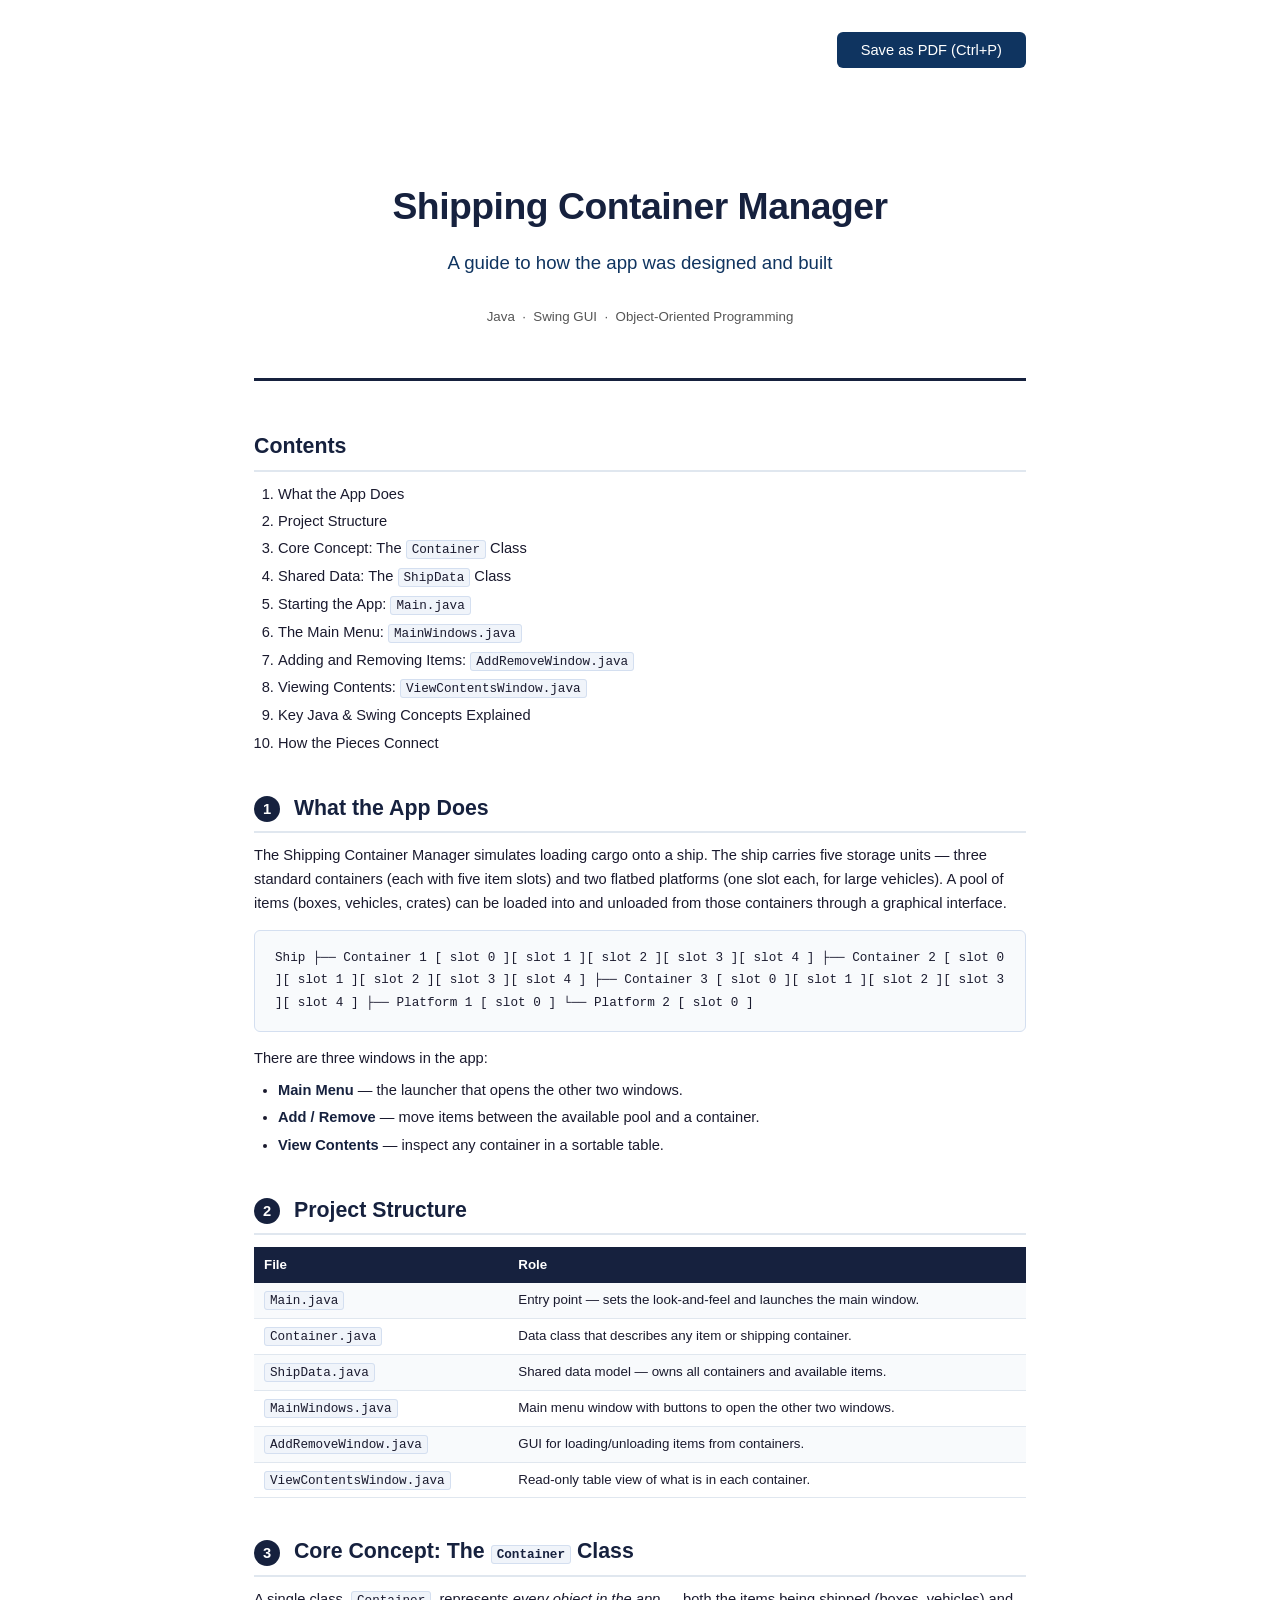
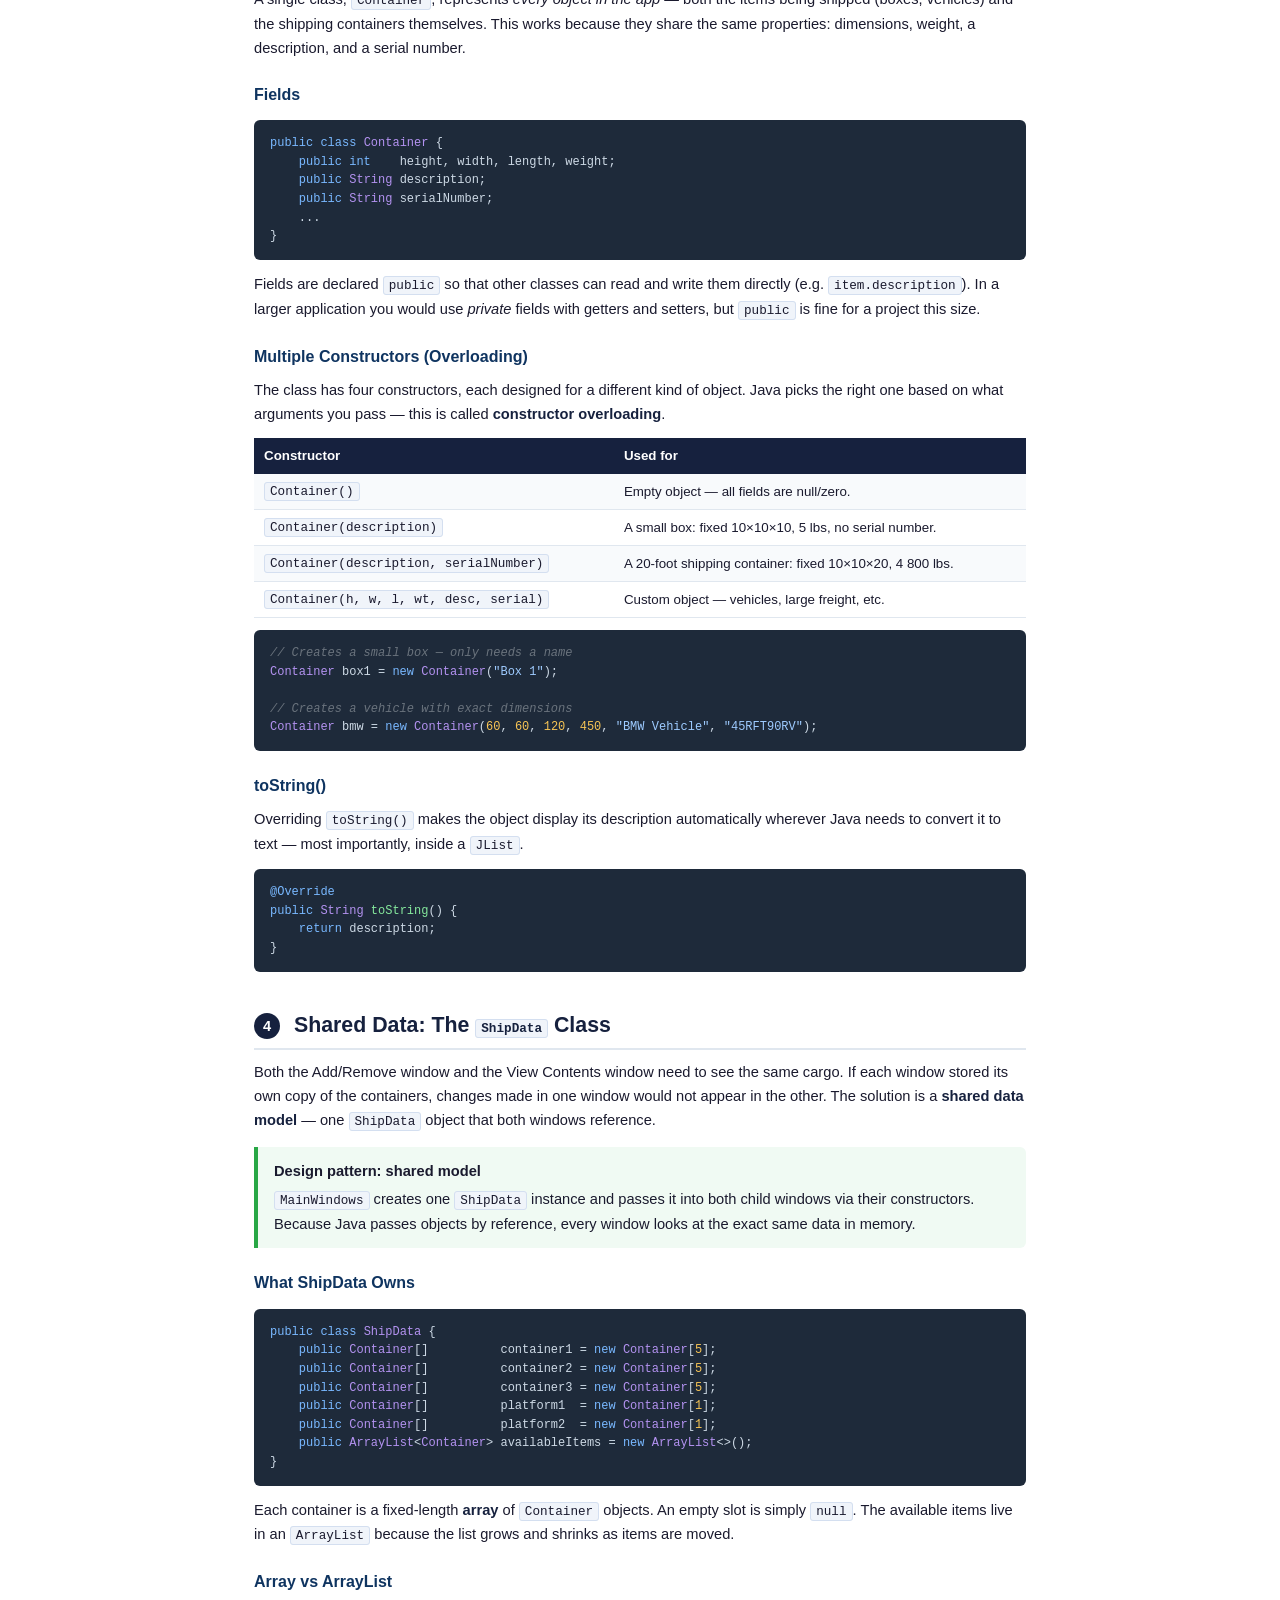
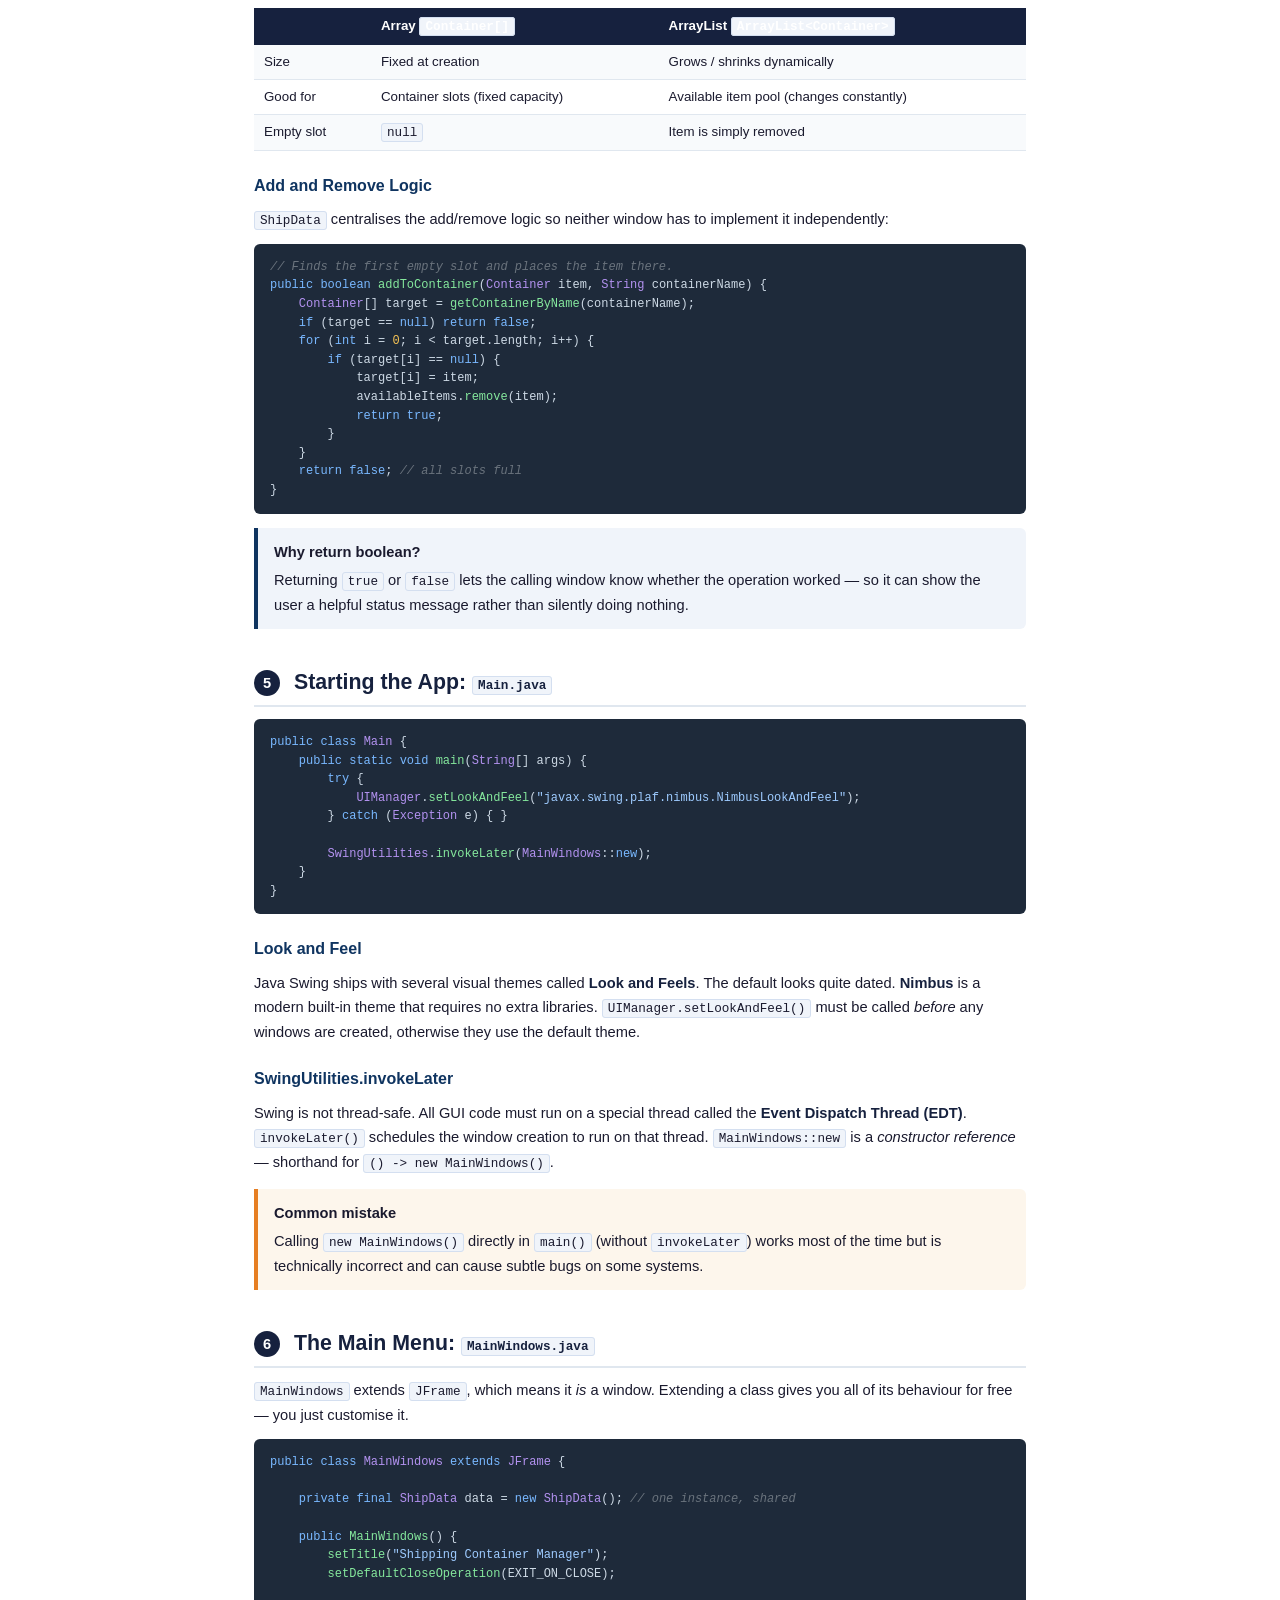
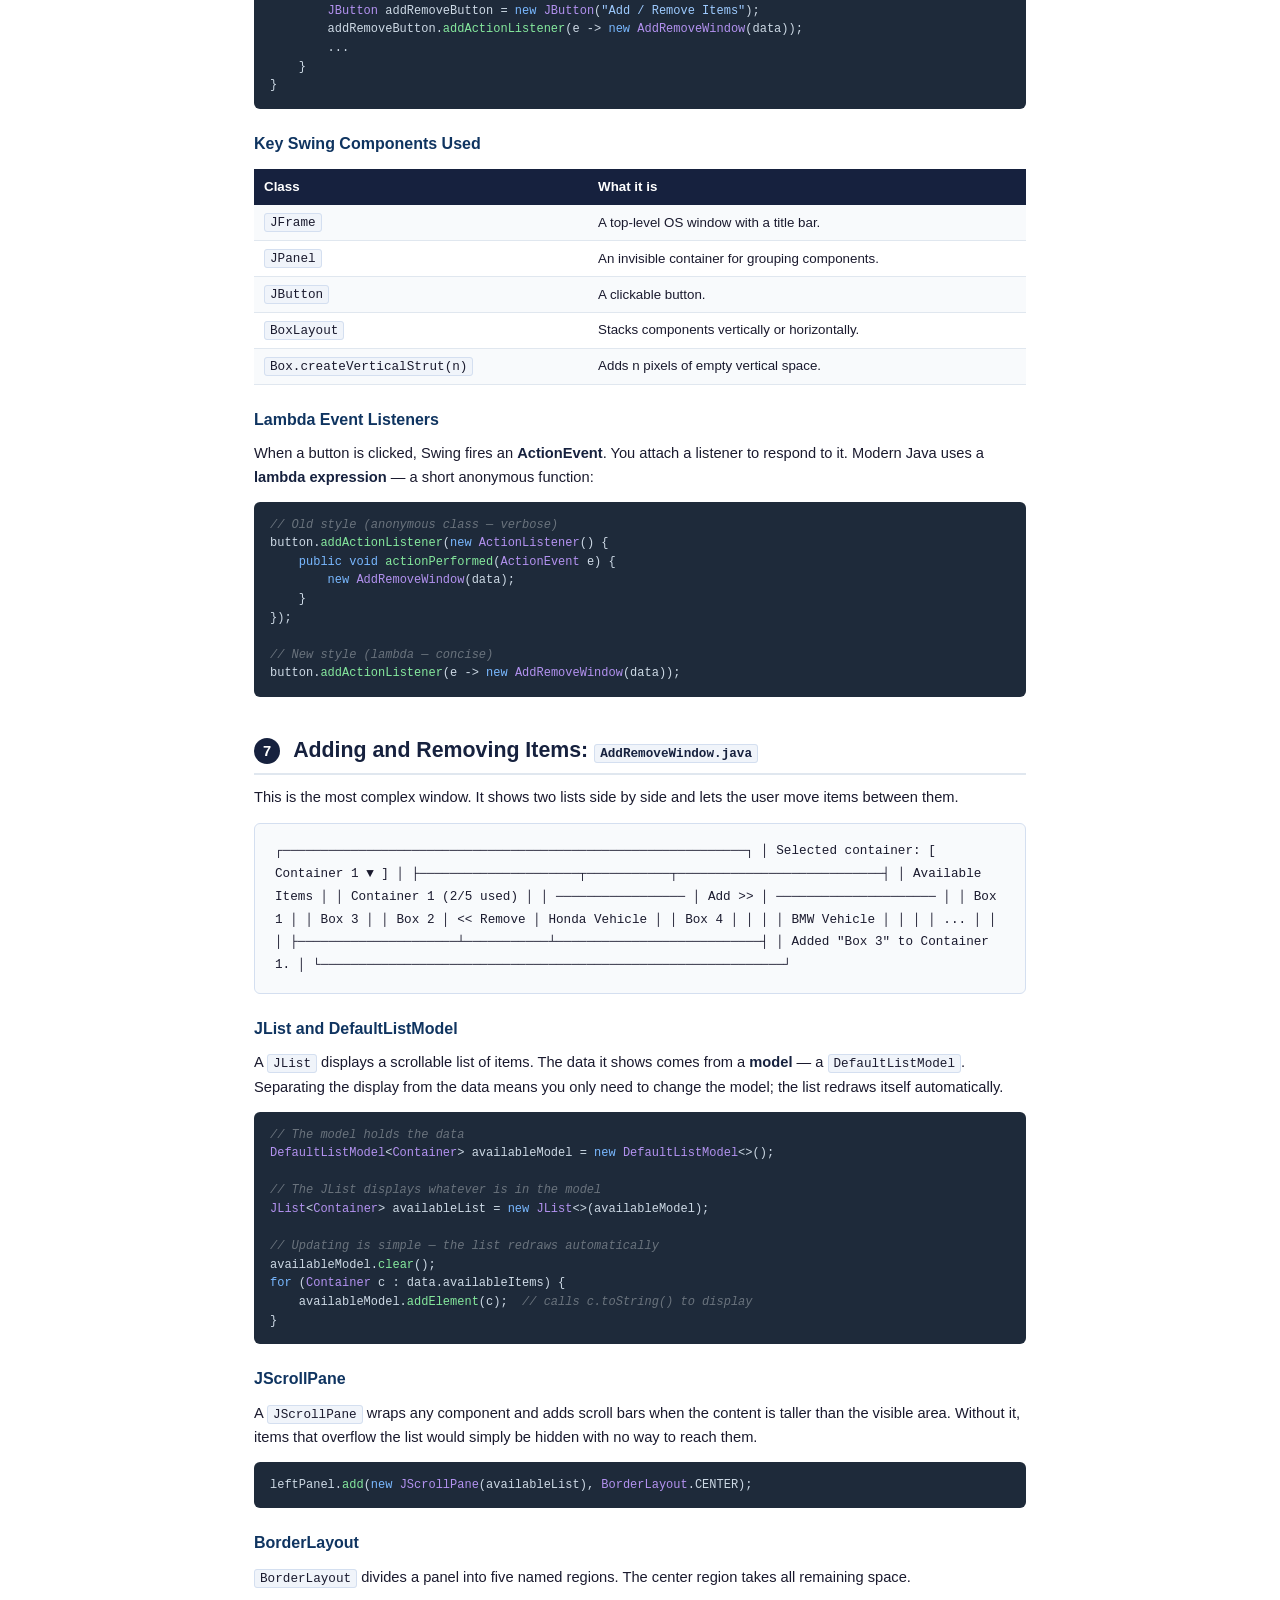
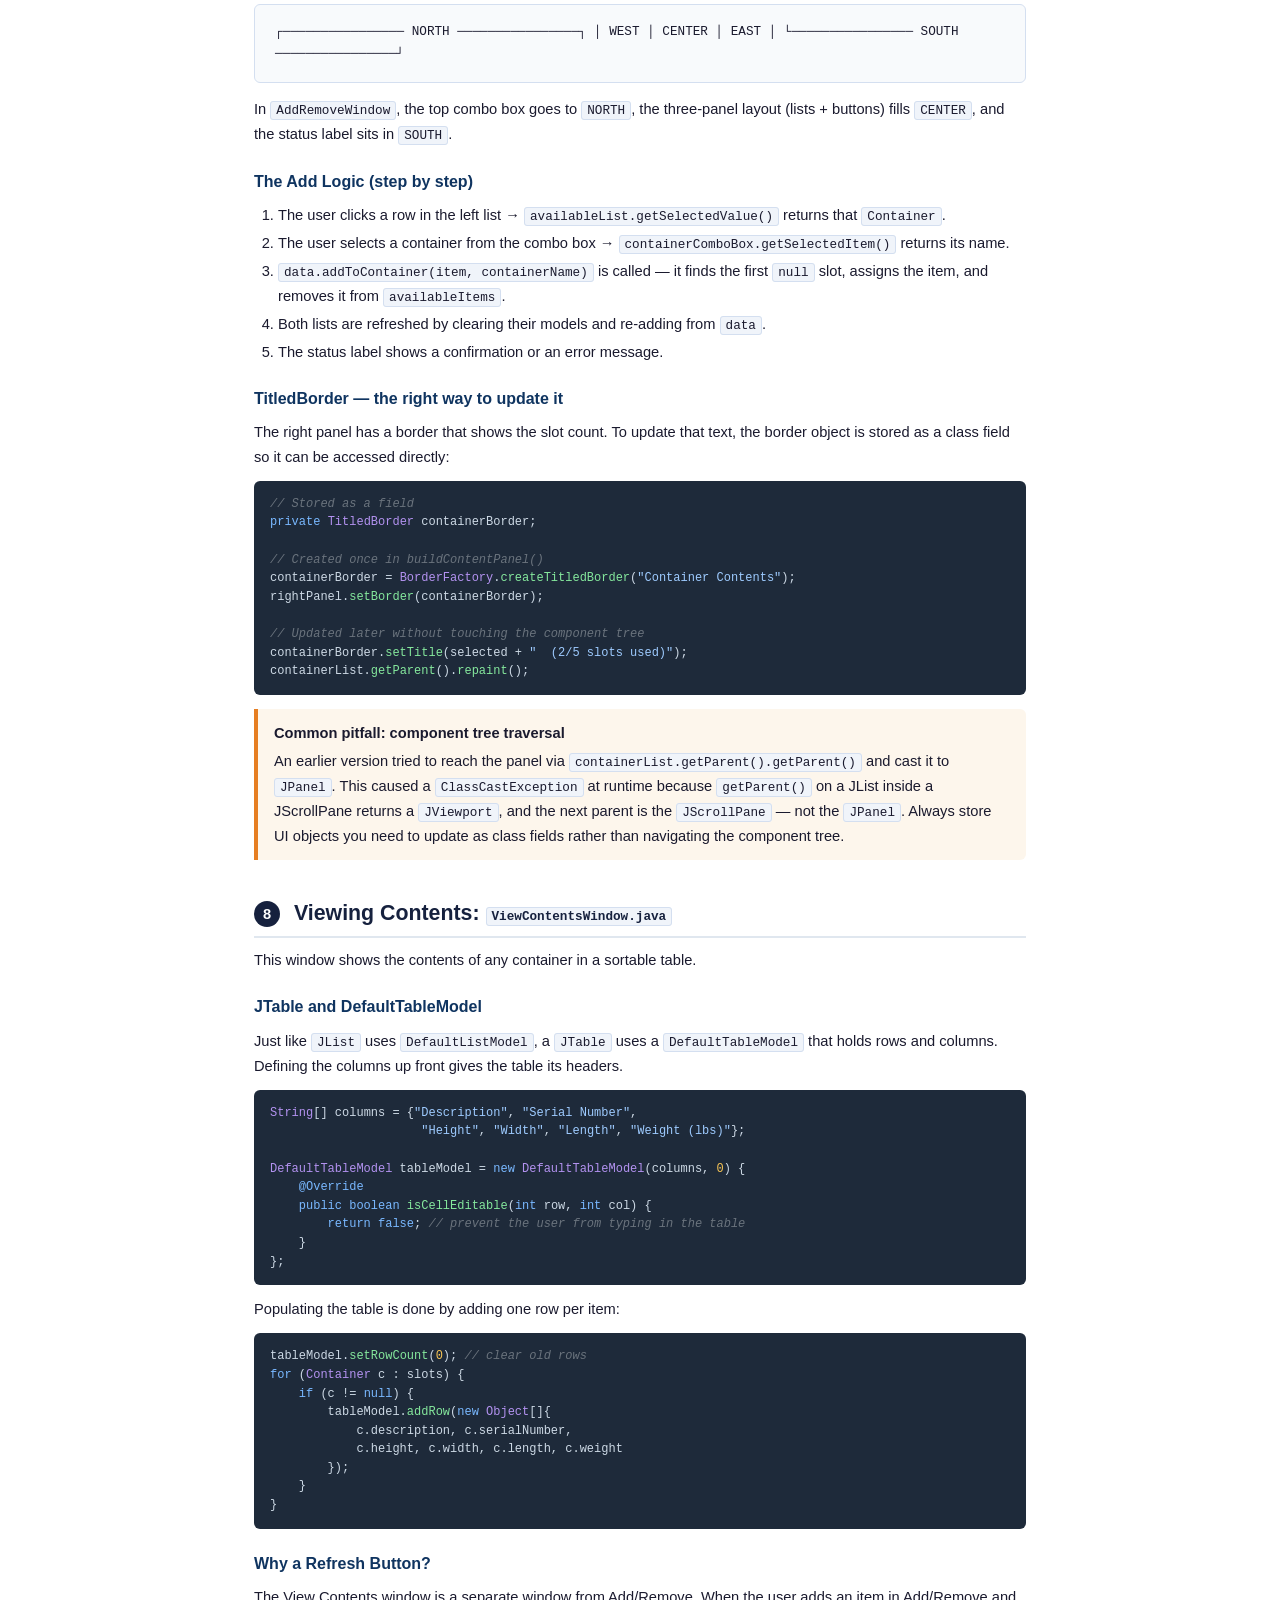
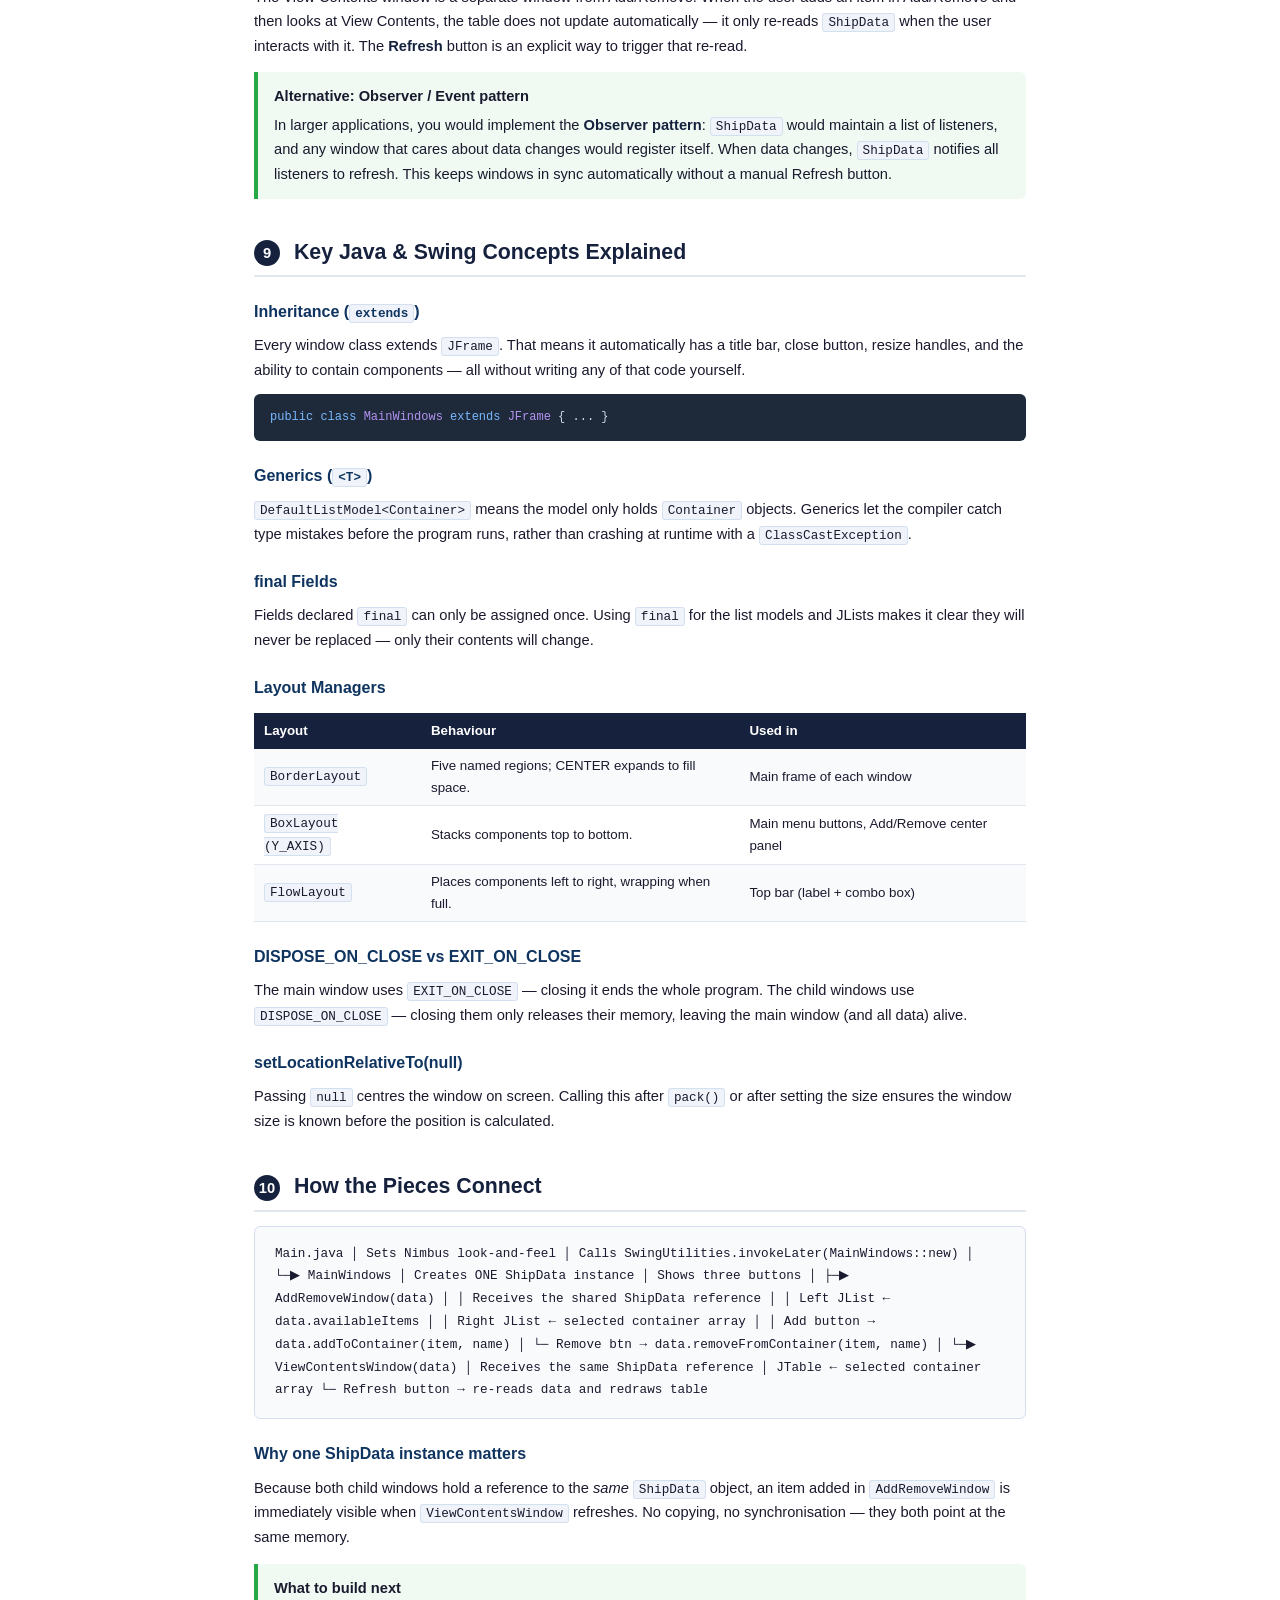
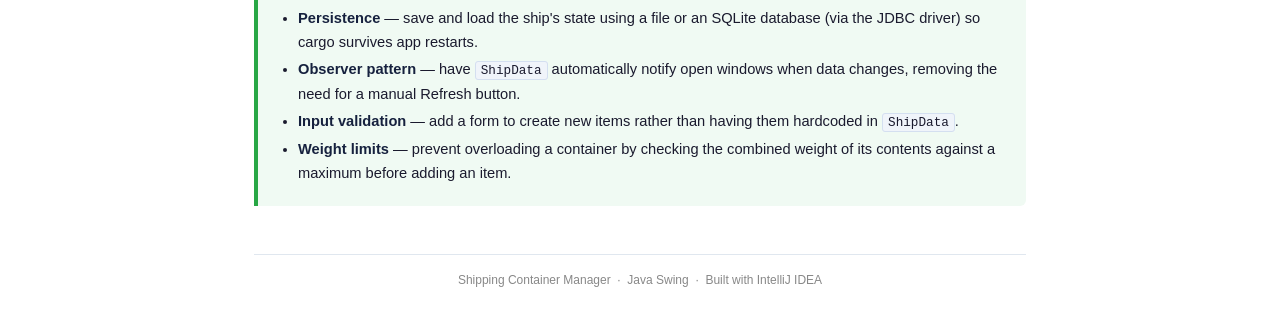
<file: ShippingContainerGuide.html>
<!DOCTYPE html>
<html lang="en">
<head>
<meta charset="UTF-8">
<title>Shipping Container Manager – How It Was Built</title>
<style>
  /* ── Page / print setup ─────────────────────────────────────── */
  @page { size: A4; margin: 22mm 18mm 22mm 18mm; }
  @media print {
    .no-print { display: none; }
    h1, h2, h3 { page-break-after: avoid; }
    pre, .card  { page-break-inside: avoid; }
    .page-break { page-break-before: always; }
  }

  /* ── Base ───────────────────────────────────────────────────── */
  * { box-sizing: border-box; margin: 0; padding: 0; }
  body {
    font-family: 'Segoe UI', Arial, sans-serif;
    font-size: 11pt;
    line-height: 1.65;
    color: #1a1a2e;
    background: #fff;
    max-width: 820px;
    margin: 0 auto;
    padding: 32px 24px;
  }

  /* ── Cover ──────────────────────────────────────────────────── */
  .cover {
    text-align: center;
    padding: 60px 0 50px;
    border-bottom: 3px solid #16213e;
    margin-bottom: 48px;
  }
  .cover h1 {
    font-size: 28pt;
    color: #16213e;
    letter-spacing: -0.5px;
  }
  .cover .subtitle {
    font-size: 14pt;
    color: #0f3460;
    margin-top: 10px;
  }
  .cover .meta {
    margin-top: 28px;
    font-size: 10pt;
    color: #555;
  }

  /* ── Headings ───────────────────────────────────────────────── */
  h2 {
    font-size: 16pt;
    color: #16213e;
    margin: 36px 0 10px;
    padding-bottom: 5px;
    border-bottom: 2px solid #e0e7ef;
  }
  h3 {
    font-size: 12pt;
    color: #0f3460;
    margin: 22px 0 6px;
  }
  h4 {
    font-size: 11pt;
    color: #333;
    margin: 16px 0 4px;
    font-style: italic;
  }

  /* ── Body text ──────────────────────────────────────────────── */
  p  { margin: 8px 0; }
  ul, ol { margin: 8px 0 8px 24px; }
  li { margin: 3px 0; }
  strong { color: #16213e; }

  /* ── Code ───────────────────────────────────────────────────── */
  code {
    font-family: 'Consolas', 'Courier New', monospace;
    font-size: 9.5pt;
    background: #f0f4fa;
    border: 1px solid #d4dff0;
    border-radius: 3px;
    padding: 1px 5px;
  }
  pre {
    font-family: 'Consolas', 'Courier New', monospace;
    font-size: 9pt;
    background: #1e2a3a;
    color: #cdd9e5;
    border-radius: 6px;
    padding: 14px 16px;
    margin: 12px 0;
    overflow-x: auto;
    line-height: 1.55;
  }
  /* Syntax colour helpers (applied manually in spans) */
  pre .kw  { color: #79b8ff; }   /* keyword */
  pre .tp  { color: #b392f0; }   /* type */
  pre .st  { color: #9ecbff; }   /* string */
  pre .cm  { color: #6a737d; font-style: italic; } /* comment */
  pre .nm  { color: #f8c555; }   /* number */
  pre .mt  { color: #85e89d; }   /* method */

  /* ── Info cards ─────────────────────────────────────────────── */
  .card {
    border-left: 4px solid #0f3460;
    background: #f0f4fa;
    border-radius: 0 6px 6px 0;
    padding: 12px 16px;
    margin: 14px 0;
  }
  .card.tip   { border-color: #28a745; background: #f0faf3; }
  .card.warn  { border-color: #e67e22; background: #fdf6ec; }
  .card-title { font-weight: bold; margin-bottom: 4px; }

  /* ── Architecture diagram ───────────────────────────────────── */
  .diagram {
    font-family: 'Consolas', monospace;
    font-size: 9.5pt;
    background: #f8fafc;
    border: 1px solid #d4dff0;
    border-radius: 6px;
    padding: 16px 20px;
    margin: 14px 0;
    line-height: 1.8;
    color: #1a1a2e;
  }

  /* ── Table ──────────────────────────────────────────────────── */
  table { width: 100%; border-collapse: collapse; margin: 12px 0; font-size: 10pt; }
  th { background: #16213e; color: #fff; padding: 7px 10px; text-align: left; }
  td { padding: 6px 10px; border-bottom: 1px solid #e0e7ef; }
  tr:nth-child(even) td { background: #f8fafc; }

  /* ── Section number badge ───────────────────────────────────── */
  .sec-num {
    display: inline-block;
    background: #16213e;
    color: #fff;
    border-radius: 50%;
    width: 26px; height: 26px;
    line-height: 26px;
    text-align: center;
    font-size: 11pt;
    font-weight: bold;
    margin-right: 8px;
    vertical-align: middle;
  }

  /* ── Print button (screen only) ─────────────────────────────── */
  .print-btn {
    display: inline-block;
    background: #0f3460;
    color: #fff;
    padding: 10px 24px;
    border-radius: 6px;
    cursor: pointer;
    font-size: 11pt;
    border: none;
    margin-bottom: 32px;
  }
  .print-btn:hover { background: #16213e; }
</style>
</head>
<body>

<!-- Print button (hidden when printing) -->
<div class="no-print" style="text-align:right; margin-bottom:16px;">
  <button class="print-btn" onclick="window.print()">Save as PDF (Ctrl+P)</button>
</div>

<!-- ══ COVER ══════════════════════════════════════════════════════ -->
<div class="cover">
  <h1>Shipping Container Manager</h1>
  <div class="subtitle">A guide to how the app was designed and built</div>
  <div class="meta">Java &nbsp;·&nbsp; Swing GUI &nbsp;·&nbsp; Object-Oriented Programming</div>
</div>

<!-- ══ TABLE OF CONTENTS ══════════════════════════════════════════ -->
<h2>Contents</h2>
<ol>
  <li>What the App Does</li>
  <li>Project Structure</li>
  <li>Core Concept: The <code>Container</code> Class</li>
  <li>Shared Data: The <code>ShipData</code> Class</li>
  <li>Starting the App: <code>Main.java</code></li>
  <li>The Main Menu: <code>MainWindows.java</code></li>
  <li>Adding and Removing Items: <code>AddRemoveWindow.java</code></li>
  <li>Viewing Contents: <code>ViewContentsWindow.java</code></li>
  <li>Key Java &amp; Swing Concepts Explained</li>
  <li>How the Pieces Connect</li>
</ol>

<!-- ══ 1 · WHAT THE APP DOES ════════════════════════════════════ -->
<div class="page-break"></div>
<h2><span class="sec-num">1</span> What the App Does</h2>

<p>
  The Shipping Container Manager simulates loading cargo onto a ship.
  The ship carries five storage units — three standard containers (each with
  five item slots) and two flatbed platforms (one slot each, for large vehicles).
  A pool of items (boxes, vehicles, crates) can be loaded into and unloaded
  from those containers through a graphical interface.
</p>

<div class="diagram">
Ship
├── Container 1  [ slot 0 ][ slot 1 ][ slot 2 ][ slot 3 ][ slot 4 ]
├── Container 2  [ slot 0 ][ slot 1 ][ slot 2 ][ slot 3 ][ slot 4 ]
├── Container 3  [ slot 0 ][ slot 1 ][ slot 2 ][ slot 3 ][ slot 4 ]
├── Platform 1   [ slot 0 ]
└── Platform 2   [ slot 0 ]
</div>

<p>There are three windows in the app:</p>
<ul>
  <li><strong>Main Menu</strong> — the launcher that opens the other two windows.</li>
  <li><strong>Add / Remove</strong> — move items between the available pool and a container.</li>
  <li><strong>View Contents</strong> — inspect any container in a sortable table.</li>
</ul>


<!-- ══ 2 · PROJECT STRUCTURE ════════════════════════════════════ -->
<h2><span class="sec-num">2</span> Project Structure</h2>

<table>
  <tr><th>File</th><th>Role</th></tr>
  <tr><td><code>Main.java</code></td><td>Entry point — sets the look-and-feel and launches the main window.</td></tr>
  <tr><td><code>Container.java</code></td><td>Data class that describes any item or shipping container.</td></tr>
  <tr><td><code>ShipData.java</code></td><td>Shared data model — owns all containers and available items.</td></tr>
  <tr><td><code>MainWindows.java</code></td><td>Main menu window with buttons to open the other two windows.</td></tr>
  <tr><td><code>AddRemoveWindow.java</code></td><td>GUI for loading/unloading items from containers.</td></tr>
  <tr><td><code>ViewContentsWindow.java</code></td><td>Read-only table view of what is in each container.</td></tr>
</table>


<!-- ══ 3 · THE CONTAINER CLASS ══════════════════════════════════ -->
<div class="page-break"></div>
<h2><span class="sec-num">3</span> Core Concept: The <code>Container</code> Class</h2>

<p>
  A single class, <code>Container</code>, represents <em>every object in the app</em> —
  both the items being shipped (boxes, vehicles) and the shipping containers themselves.
  This works because they share the same properties: dimensions, weight, a description,
  and a serial number.
</p>

<h3>Fields</h3>
<pre>
<span class="kw">public</span> <span class="kw">class</span> <span class="tp">Container</span> {
    <span class="kw">public int</span>    height, width, length, weight;
    <span class="kw">public</span> <span class="tp">String</span> description;
    <span class="kw">public</span> <span class="tp">String</span> serialNumber;
    ...
}
</pre>

<p>
  Fields are declared <code>public</code> so that other classes can read and write them
  directly (e.g. <code>item.description</code>). In a larger application you would use
  <em>private</em> fields with getters and setters, but <code>public</code> is fine for
  a project this size.
</p>

<h3>Multiple Constructors (Overloading)</h3>
<p>
  The class has four constructors, each designed for a different kind of object.
  Java picks the right one based on what arguments you pass — this is called
  <strong>constructor overloading</strong>.
</p>

<table>
  <tr><th>Constructor</th><th>Used for</th></tr>
  <tr><td><code>Container()</code></td><td>Empty object — all fields are null/zero.</td></tr>
  <tr><td><code>Container(description)</code></td><td>A small box: fixed 10×10×10, 5 lbs, no serial number.</td></tr>
  <tr><td><code>Container(description, serialNumber)</code></td><td>A 20-foot shipping container: fixed 10×10×20, 4 800 lbs.</td></tr>
  <tr><td><code>Container(h, w, l, wt, desc, serial)</code></td><td>Custom object — vehicles, large freight, etc.</td></tr>
</table>

<pre>
<span class="cm">// Creates a small box — only needs a name</span>
<span class="tp">Container</span> box1 = <span class="kw">new</span> <span class="tp">Container</span>(<span class="st">"Box 1"</span>);

<span class="cm">// Creates a vehicle with exact dimensions</span>
<span class="tp">Container</span> bmw = <span class="kw">new</span> <span class="tp">Container</span>(<span class="nm">60</span>, <span class="nm">60</span>, <span class="nm">120</span>, <span class="nm">450</span>, <span class="st">"BMW Vehicle"</span>, <span class="st">"45RFT90RV"</span>);
</pre>

<h3>toString()</h3>
<p>
  Overriding <code>toString()</code> makes the object display its description
  automatically wherever Java needs to convert it to text — most importantly,
  inside a <code>JList</code>.
</p>
<pre>
<span class="kw">@Override</span>
<span class="kw">public</span> <span class="tp">String</span> <span class="mt">toString</span>() {
    <span class="kw">return</span> description;
}
</pre>


<!-- ══ 4 · SHIPDATA ══════════════════════════════════════════════ -->
<div class="page-break"></div>
<h2><span class="sec-num">4</span> Shared Data: The <code>ShipData</code> Class</h2>

<p>
  Both the Add/Remove window and the View Contents window need to see the same
  cargo. If each window stored its own copy of the containers, changes made in
  one window would not appear in the other. The solution is a <strong>shared data
  model</strong> — one <code>ShipData</code> object that both windows reference.
</p>

<div class="card tip">
  <div class="card-title">Design pattern: shared model</div>
  <code>MainWindows</code> creates one <code>ShipData</code> instance and passes it into
  both child windows via their constructors. Because Java passes objects by
  reference, every window looks at the exact same data in memory.
</div>

<h3>What ShipData Owns</h3>
<pre>
<span class="kw">public class</span> <span class="tp">ShipData</span> {
    <span class="kw">public</span> <span class="tp">Container</span>[]          container1 = <span class="kw">new</span> <span class="tp">Container</span>[<span class="nm">5</span>];
    <span class="kw">public</span> <span class="tp">Container</span>[]          container2 = <span class="kw">new</span> <span class="tp">Container</span>[<span class="nm">5</span>];
    <span class="kw">public</span> <span class="tp">Container</span>[]          container3 = <span class="kw">new</span> <span class="tp">Container</span>[<span class="nm">5</span>];
    <span class="kw">public</span> <span class="tp">Container</span>[]          platform1  = <span class="kw">new</span> <span class="tp">Container</span>[<span class="nm">1</span>];
    <span class="kw">public</span> <span class="tp">Container</span>[]          platform2  = <span class="kw">new</span> <span class="tp">Container</span>[<span class="nm">1</span>];
    <span class="kw">public</span> <span class="tp">ArrayList</span>&lt;<span class="tp">Container</span>&gt; availableItems = <span class="kw">new</span> <span class="tp">ArrayList</span>&lt;&gt;();
}
</pre>

<p>
  Each container is a fixed-length <strong>array</strong> of <code>Container</code> objects.
  An empty slot is simply <code>null</code>. The available items live in an
  <code>ArrayList</code> because the list grows and shrinks as items are moved.
</p>

<h3>Array vs ArrayList</h3>
<table>
  <tr><th></th><th>Array <code>Container[]</code></th><th>ArrayList <code>ArrayList&lt;Container&gt;</code></th></tr>
  <tr><td>Size</td><td>Fixed at creation</td><td>Grows / shrinks dynamically</td></tr>
  <tr><td>Good for</td><td>Container slots (fixed capacity)</td><td>Available item pool (changes constantly)</td></tr>
  <tr><td>Empty slot</td><td><code>null</code></td><td>Item is simply removed</td></tr>
</table>

<h3>Add and Remove Logic</h3>
<p>
  <code>ShipData</code> centralises the add/remove logic so neither window has to
  implement it independently:
</p>
<pre>
<span class="cm">// Finds the first empty slot and places the item there.</span>
<span class="kw">public boolean</span> <span class="mt">addToContainer</span>(<span class="tp">Container</span> item, <span class="tp">String</span> containerName) {
    <span class="tp">Container</span>[] target = <span class="mt">getContainerByName</span>(containerName);
    <span class="kw">if</span> (target == <span class="kw">null</span>) <span class="kw">return false</span>;
    <span class="kw">for</span> (<span class="kw">int</span> i = <span class="nm">0</span>; i &lt; target.length; i++) {
        <span class="kw">if</span> (target[i] == <span class="kw">null</span>) {
            target[i] = item;
            availableItems.<span class="mt">remove</span>(item);
            <span class="kw">return true</span>;
        }
    }
    <span class="kw">return false</span>; <span class="cm">// all slots full</span>
}
</pre>

<div class="card">
  <div class="card-title">Why return boolean?</div>
  Returning <code>true</code> or <code>false</code> lets the calling window know whether
  the operation worked — so it can show the user a helpful status message rather
  than silently doing nothing.
</div>


<!-- ══ 5 · MAIN.JAVA ═════════════════════════════════════════════ -->
<div class="page-break"></div>
<h2><span class="sec-num">5</span> Starting the App: <code>Main.java</code></h2>

<pre>
<span class="kw">public class</span> <span class="tp">Main</span> {
    <span class="kw">public static void</span> <span class="mt">main</span>(<span class="tp">String</span>[] args) {
        <span class="kw">try</span> {
            <span class="tp">UIManager</span>.<span class="mt">setLookAndFeel</span>(<span class="st">"javax.swing.plaf.nimbus.NimbusLookAndFeel"</span>);
        } <span class="kw">catch</span> (<span class="tp">Exception</span> e) { }

        <span class="tp">SwingUtilities</span>.<span class="mt">invokeLater</span>(<span class="tp">MainWindows</span>::<span class="kw">new</span>);
    }
}
</pre>

<h3>Look and Feel</h3>
<p>
  Java Swing ships with several visual themes called <strong>Look and Feels</strong>.
  The default looks quite dated. <strong>Nimbus</strong> is a modern built-in theme
  that requires no extra libraries. <code>UIManager.setLookAndFeel()</code> must be
  called <em>before</em> any windows are created, otherwise they use the default theme.
</p>

<h3>SwingUtilities.invokeLater</h3>
<p>
  Swing is not thread-safe. All GUI code must run on a special thread called the
  <strong>Event Dispatch Thread (EDT)</strong>. <code>invokeLater()</code> schedules
  the window creation to run on that thread. <code>MainWindows::new</code> is a
  <em>constructor reference</em> — shorthand for <code>() -&gt; new MainWindows()</code>.
</p>

<div class="card warn">
  <div class="card-title">Common mistake</div>
  Calling <code>new MainWindows()</code> directly in <code>main()</code> (without
  <code>invokeLater</code>) works most of the time but is technically incorrect and
  can cause subtle bugs on some systems.
</div>


<!-- ══ 6 · MAINWINDOWS ══════════════════════════════════════════ -->
<h2><span class="sec-num">6</span> The Main Menu: <code>MainWindows.java</code></h2>

<p>
  <code>MainWindows</code> extends <code>JFrame</code>, which means it <em>is</em> a window.
  Extending a class gives you all of its behaviour for free — you just customise it.
</p>

<pre>
<span class="kw">public class</span> <span class="tp">MainWindows</span> <span class="kw">extends</span> <span class="tp">JFrame</span> {

    <span class="kw">private final</span> <span class="tp">ShipData</span> data = <span class="kw">new</span> <span class="tp">ShipData</span>(); <span class="cm">// one instance, shared</span>

    <span class="kw">public</span> <span class="mt">MainWindows</span>() {
        <span class="mt">setTitle</span>(<span class="st">"Shipping Container Manager"</span>);
        <span class="mt">setDefaultCloseOperation</span>(EXIT_ON_CLOSE);

        <span class="tp">JButton</span> addRemoveButton = <span class="kw">new</span> <span class="tp">JButton</span>(<span class="st">"Add / Remove Items"</span>);
        addRemoveButton.<span class="mt">addActionListener</span>(e -&gt; <span class="kw">new</span> <span class="tp">AddRemoveWindow</span>(data));
        ...
    }
}
</pre>

<h3>Key Swing Components Used</h3>
<table>
  <tr><th>Class</th><th>What it is</th></tr>
  <tr><td><code>JFrame</code></td><td>A top-level OS window with a title bar.</td></tr>
  <tr><td><code>JPanel</code></td><td>An invisible container for grouping components.</td></tr>
  <tr><td><code>JButton</code></td><td>A clickable button.</td></tr>
  <tr><td><code>BoxLayout</code></td><td>Stacks components vertically or horizontally.</td></tr>
  <tr><td><code>Box.createVerticalStrut(n)</code></td><td>Adds n pixels of empty vertical space.</td></tr>
</table>

<h3>Lambda Event Listeners</h3>
<p>
  When a button is clicked, Swing fires an <strong>ActionEvent</strong>.
  You attach a listener to respond to it. Modern Java uses a
  <strong>lambda expression</strong> — a short anonymous function:
</p>
<pre>
<span class="cm">// Old style (anonymous class — verbose)</span>
button.<span class="mt">addActionListener</span>(<span class="kw">new</span> <span class="tp">ActionListener</span>() {
    <span class="kw">public void</span> <span class="mt">actionPerformed</span>(<span class="tp">ActionEvent</span> e) {
        <span class="kw">new</span> <span class="tp">AddRemoveWindow</span>(data);
    }
});

<span class="cm">// New style (lambda — concise)</span>
button.<span class="mt">addActionListener</span>(e -&gt; <span class="kw">new</span> <span class="tp">AddRemoveWindow</span>(data));
</pre>


<!-- ══ 7 · ADD / REMOVE WINDOW ══════════════════════════════════ -->
<div class="page-break"></div>
<h2><span class="sec-num">7</span> Adding and Removing Items: <code>AddRemoveWindow.java</code></h2>

<p>
  This is the most complex window. It shows two lists side by side and lets
  the user move items between them.
</p>

<div class="diagram">
┌─────────────────────────────────────────────────────────────┐
│  Selected container: [ Container 1  ▼ ]                     │
├─────────────────────┬───────────┬───────────────────────────┤
│  Available Items    │           │  Container 1 (2/5 used)   │
│  ─────────────────  │  Add >>   │  ─────────────────────    │
│  Box 1              │           │  Box 3                    │
│  Box 2              │ << Remove │  Honda Vehicle            │
│  Box 4              │           │                           │
│  BMW Vehicle        │           │                           │
│  ...                │           │                           │
├─────────────────────┴───────────┴───────────────────────────┤
│  Added "Box 3" to Container 1.                              │
└─────────────────────────────────────────────────────────────┘
</div>

<h3>JList and DefaultListModel</h3>
<p>
  A <code>JList</code> displays a scrollable list of items. The data it shows comes
  from a <strong>model</strong> — a <code>DefaultListModel</code>. Separating the
  display from the data means you only need to change the model; the list
  redraws itself automatically.
</p>
<pre>
<span class="cm">// The model holds the data</span>
<span class="tp">DefaultListModel</span>&lt;<span class="tp">Container</span>&gt; availableModel = <span class="kw">new</span> <span class="tp">DefaultListModel</span>&lt;&gt;();

<span class="cm">// The JList displays whatever is in the model</span>
<span class="tp">JList</span>&lt;<span class="tp">Container</span>&gt; availableList = <span class="kw">new</span> <span class="tp">JList</span>&lt;&gt;(availableModel);

<span class="cm">// Updating is simple — the list redraws automatically</span>
availableModel.<span class="mt">clear</span>();
<span class="kw">for</span> (<span class="tp">Container</span> c : data.availableItems) {
    availableModel.<span class="mt">addElement</span>(c);  <span class="cm">// calls c.toString() to display</span>
}
</pre>

<h3>JScrollPane</h3>
<p>
  A <code>JScrollPane</code> wraps any component and adds scroll bars when the content
  is taller than the visible area. Without it, items that overflow the list
  would simply be hidden with no way to reach them.
</p>
<pre>
leftPanel.<span class="mt">add</span>(<span class="kw">new</span> <span class="tp">JScrollPane</span>(availableList), <span class="tp">BorderLayout</span>.CENTER);
</pre>

<h3>BorderLayout</h3>
<p>
  <code>BorderLayout</code> divides a panel into five named regions.
  The center region takes all remaining space.
</p>
<div class="diagram">
┌──────────────── NORTH ────────────────┐
│  WEST   │       CENTER       │  EAST  │
└──────────────── SOUTH ────────────────┘
</div>
<p>
  In <code>AddRemoveWindow</code>, the top combo box goes to <code>NORTH</code>,
  the three-panel layout (lists + buttons) fills <code>CENTER</code>, and
  the status label sits in <code>SOUTH</code>.
</p>

<h3>The Add Logic (step by step)</h3>
<ol>
  <li>The user clicks a row in the left list → <code>availableList.getSelectedValue()</code> returns that <code>Container</code>.</li>
  <li>The user selects a container from the combo box → <code>containerComboBox.getSelectedItem()</code> returns its name.</li>
  <li><code>data.addToContainer(item, containerName)</code> is called — it finds the first <code>null</code> slot, assigns the item, and removes it from <code>availableItems</code>.</li>
  <li>Both lists are refreshed by clearing their models and re-adding from <code>data</code>.</li>
  <li>The status label shows a confirmation or an error message.</li>
</ol>

<h3>TitledBorder — the right way to update it</h3>
<p>
  The right panel has a border that shows the slot count. To update that text,
  the border object is stored as a class field so it can be accessed directly:
</p>
<pre>
<span class="cm">// Stored as a field</span>
<span class="kw">private</span> <span class="tp">TitledBorder</span> containerBorder;

<span class="cm">// Created once in buildContentPanel()</span>
containerBorder = <span class="tp">BorderFactory</span>.<span class="mt">createTitledBorder</span>(<span class="st">"Container Contents"</span>);
rightPanel.<span class="mt">setBorder</span>(containerBorder);

<span class="cm">// Updated later without touching the component tree</span>
containerBorder.<span class="mt">setTitle</span>(selected + <span class="st">"  (2/5 slots used)"</span>);
containerList.<span class="mt">getParent</span>().<span class="mt">repaint</span>();
</pre>

<div class="card warn">
  <div class="card-title">Common pitfall: component tree traversal</div>
  An earlier version tried to reach the panel via
  <code>containerList.getParent().getParent()</code> and cast it to <code>JPanel</code>.
  This caused a <code>ClassCastException</code> at runtime because
  <code>getParent()</code> on a JList inside a JScrollPane returns a
  <code>JViewport</code>, and the next parent is the <code>JScrollPane</code> — not
  the <code>JPanel</code>. Always store UI objects you need to update as class fields
  rather than navigating the component tree.
</div>


<!-- ══ 8 · VIEW CONTENTS WINDOW ═════════════════════════════════ -->
<div class="page-break"></div>
<h2><span class="sec-num">8</span> Viewing Contents: <code>ViewContentsWindow.java</code></h2>

<p>
  This window shows the contents of any container in a sortable table.
</p>

<h3>JTable and DefaultTableModel</h3>
<p>
  Just like <code>JList</code> uses <code>DefaultListModel</code>,
  a <code>JTable</code> uses a <code>DefaultTableModel</code> that holds rows and
  columns. Defining the columns up front gives the table its headers.
</p>
<pre>
<span class="tp">String</span>[] columns = {<span class="st">"Description"</span>, <span class="st">"Serial Number"</span>,
                     <span class="st">"Height"</span>, <span class="st">"Width"</span>, <span class="st">"Length"</span>, <span class="st">"Weight (lbs)"</span>};

<span class="tp">DefaultTableModel</span> tableModel = <span class="kw">new</span> <span class="tp">DefaultTableModel</span>(columns, <span class="nm">0</span>) {
    <span class="kw">@Override</span>
    <span class="kw">public boolean</span> <span class="mt">isCellEditable</span>(<span class="kw">int</span> row, <span class="kw">int</span> col) {
        <span class="kw">return false</span>; <span class="cm">// prevent the user from typing in the table</span>
    }
};
</pre>

<p>Populating the table is done by adding one row per item:</p>
<pre>
tableModel.<span class="mt">setRowCount</span>(<span class="nm">0</span>); <span class="cm">// clear old rows</span>
<span class="kw">for</span> (<span class="tp">Container</span> c : slots) {
    <span class="kw">if</span> (c != <span class="kw">null</span>) {
        tableModel.<span class="mt">addRow</span>(<span class="kw">new</span> <span class="tp">Object</span>[]{
            c.description, c.serialNumber,
            c.height, c.width, c.length, c.weight
        });
    }
}
</pre>

<h3>Why a Refresh Button?</h3>
<p>
  The View Contents window is a separate window from Add/Remove. When the user
  adds an item in Add/Remove and then looks at View Contents, the table does not
  update automatically — it only re-reads <code>ShipData</code> when the user
  interacts with it. The <strong>Refresh</strong> button is an explicit way to
  trigger that re-read.
</p>
<div class="card tip">
  <div class="card-title">Alternative: Observer / Event pattern</div>
  In larger applications, you would implement the <strong>Observer pattern</strong>:
  <code>ShipData</code> would maintain a list of listeners, and any window that
  cares about data changes would register itself. When data changes,
  <code>ShipData</code> notifies all listeners to refresh. This keeps windows
  in sync automatically without a manual Refresh button.
</div>


<!-- ══ 9 · KEY CONCEPTS ══════════════════════════════════════════ -->
<div class="page-break"></div>
<h2><span class="sec-num">9</span> Key Java &amp; Swing Concepts Explained</h2>

<h3>Inheritance (<code>extends</code>)</h3>
<p>
  Every window class extends <code>JFrame</code>. That means it automatically has
  a title bar, close button, resize handles, and the ability to contain
  components — all without writing any of that code yourself.
</p>
<pre>
<span class="kw">public class</span> <span class="tp">MainWindows</span> <span class="kw">extends</span> <span class="tp">JFrame</span> { ... }
</pre>

<h3>Generics (<code>&lt;T&gt;</code>)</h3>
<p>
  <code>DefaultListModel&lt;Container&gt;</code> means the model only holds
  <code>Container</code> objects. Generics let the compiler catch type mistakes
  before the program runs, rather than crashing at runtime with a
  <code>ClassCastException</code>.
</p>

<h3>final Fields</h3>
<p>
  Fields declared <code>final</code> can only be assigned once. Using <code>final</code>
  for the list models and JLists makes it clear they will never be replaced —
  only their contents will change.
</p>

<h3>Layout Managers</h3>
<table>
  <tr><th>Layout</th><th>Behaviour</th><th>Used in</th></tr>
  <tr><td><code>BorderLayout</code></td><td>Five named regions; CENTER expands to fill space.</td><td>Main frame of each window</td></tr>
  <tr><td><code>BoxLayout (Y_AXIS)</code></td><td>Stacks components top to bottom.</td><td>Main menu buttons, Add/Remove center panel</td></tr>
  <tr><td><code>FlowLayout</code></td><td>Places components left to right, wrapping when full.</td><td>Top bar (label + combo box)</td></tr>
</table>

<h3>DISPOSE_ON_CLOSE vs EXIT_ON_CLOSE</h3>
<p>
  The main window uses <code>EXIT_ON_CLOSE</code> — closing it ends the whole program.
  The child windows use <code>DISPOSE_ON_CLOSE</code> — closing them only releases their
  memory, leaving the main window (and all data) alive.
</p>

<h3>setLocationRelativeTo(null)</h3>
<p>
  Passing <code>null</code> centres the window on screen. Calling this after
  <code>pack()</code> or after setting the size ensures the window size is known
  before the position is calculated.
</p>


<!-- ══ 10 · HOW THE PIECES CONNECT ══════════════════════════════ -->
<div class="page-break"></div>
<h2><span class="sec-num">10</span> How the Pieces Connect</h2>

<div class="diagram">
Main.java
  │  Sets Nimbus look-and-feel
  │  Calls SwingUtilities.invokeLater(MainWindows::new)
  │
  └─▶ MainWindows
        │  Creates ONE ShipData instance
        │  Shows three buttons
        │
        ├─▶ AddRemoveWindow(data)
        │     │  Receives the shared ShipData reference
        │     │  Left JList ← data.availableItems
        │     │  Right JList ← selected container array
        │     │  Add button  → data.addToContainer(item, name)
        │     └─ Remove btn  → data.removeFromContainer(item, name)
        │
        └─▶ ViewContentsWindow(data)
              │  Receives the same ShipData reference
              │  JTable ← selected container array
              └─ Refresh button → re-reads data and redraws table
</div>

<h3>Why one ShipData instance matters</h3>
<p>
  Because both child windows hold a reference to the <em>same</em>
  <code>ShipData</code> object, an item added in <code>AddRemoveWindow</code>
  is immediately visible when <code>ViewContentsWindow</code> refreshes.
  No copying, no synchronisation — they both point at the same memory.
</p>

<div class="card tip">
  <div class="card-title">What to build next</div>
  <ul style="margin-top:6px;">
    <li><strong>Persistence</strong> — save and load the ship's state using a file or an
        SQLite database (via the JDBC driver) so cargo survives app restarts.</li>
    <li><strong>Observer pattern</strong> — have <code>ShipData</code> automatically notify
        open windows when data changes, removing the need for a manual Refresh button.</li>
    <li><strong>Input validation</strong> — add a form to create new items rather than
        having them hardcoded in <code>ShipData</code>.</li>
    <li><strong>Weight limits</strong> — prevent overloading a container by checking the
        combined weight of its contents against a maximum before adding an item.</li>
  </ul>
</div>

<div style="margin-top:48px; padding-top:16px; border-top:1px solid #e0e7ef; font-size:9pt; color:#888; text-align:center;">
  Shipping Container Manager &nbsp;·&nbsp; Java Swing &nbsp;·&nbsp; Built with IntelliJ IDEA
</div>

</body>
</html>
</file>
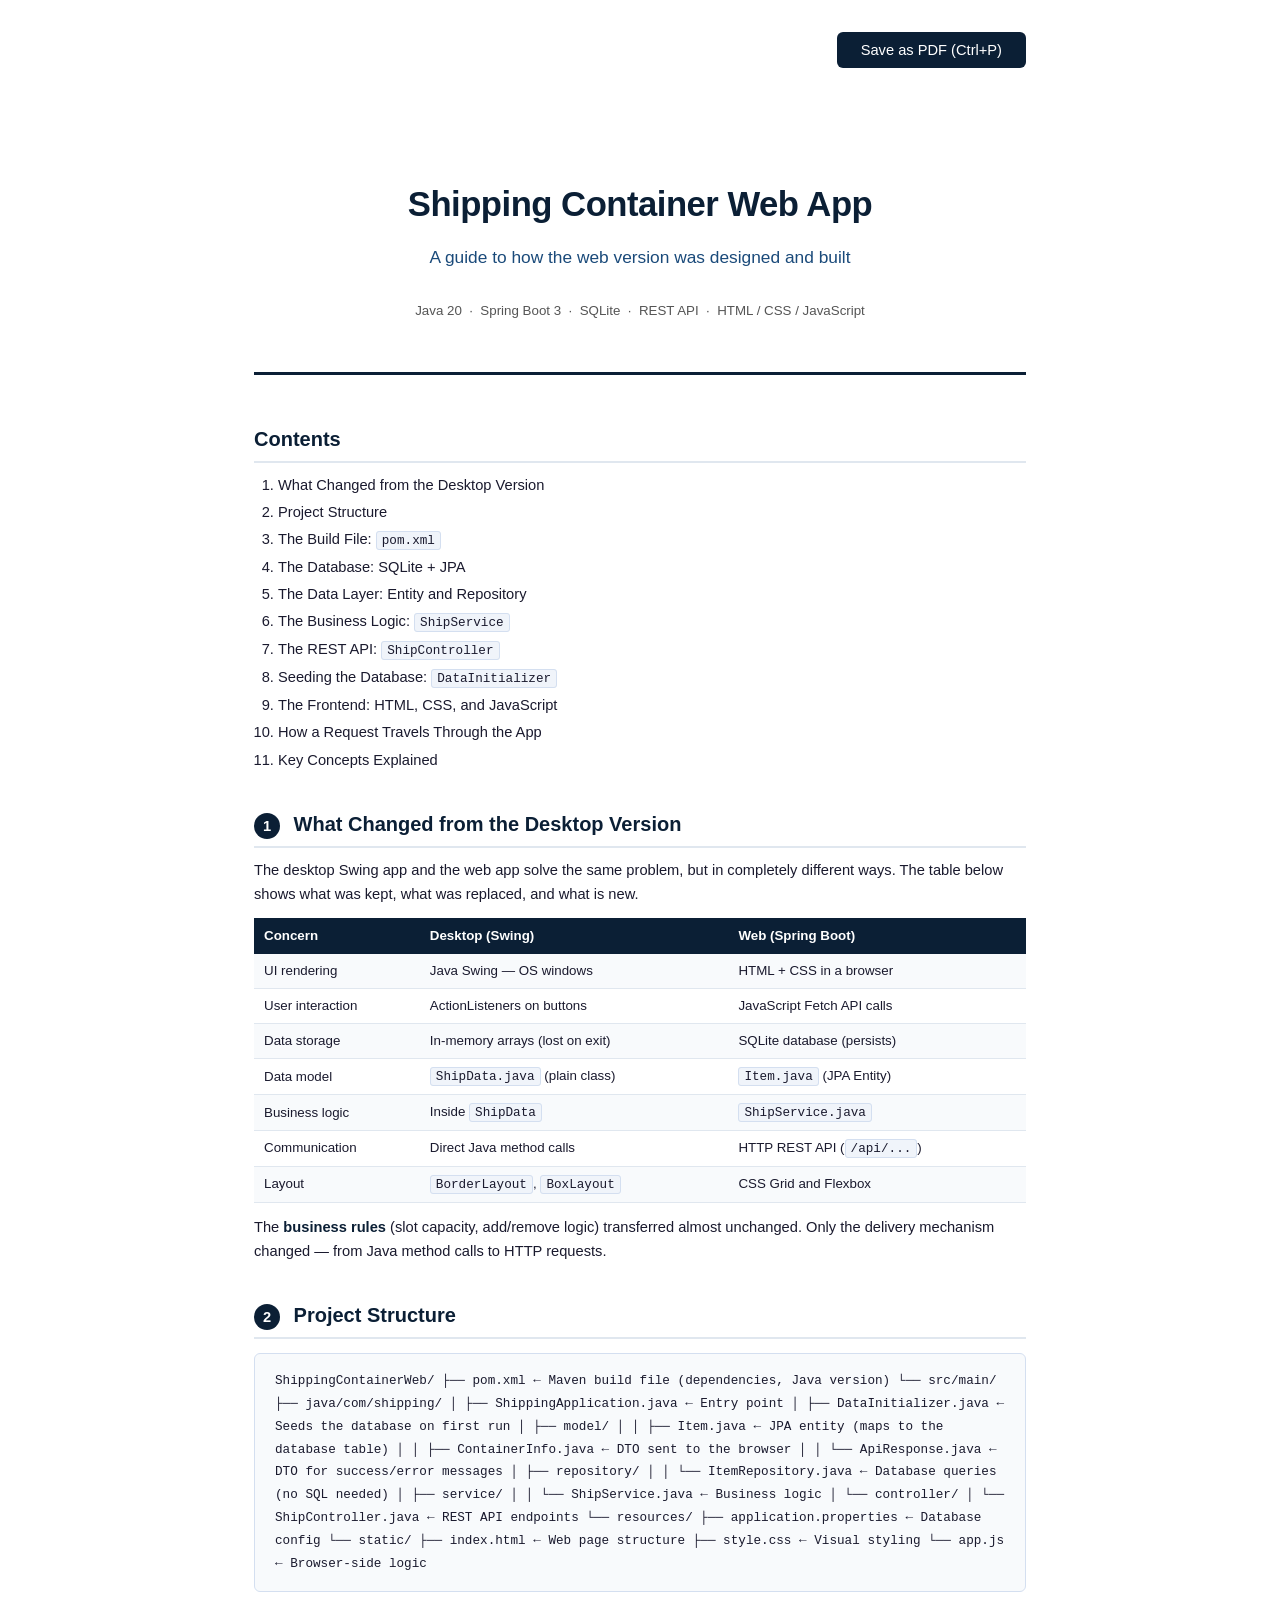
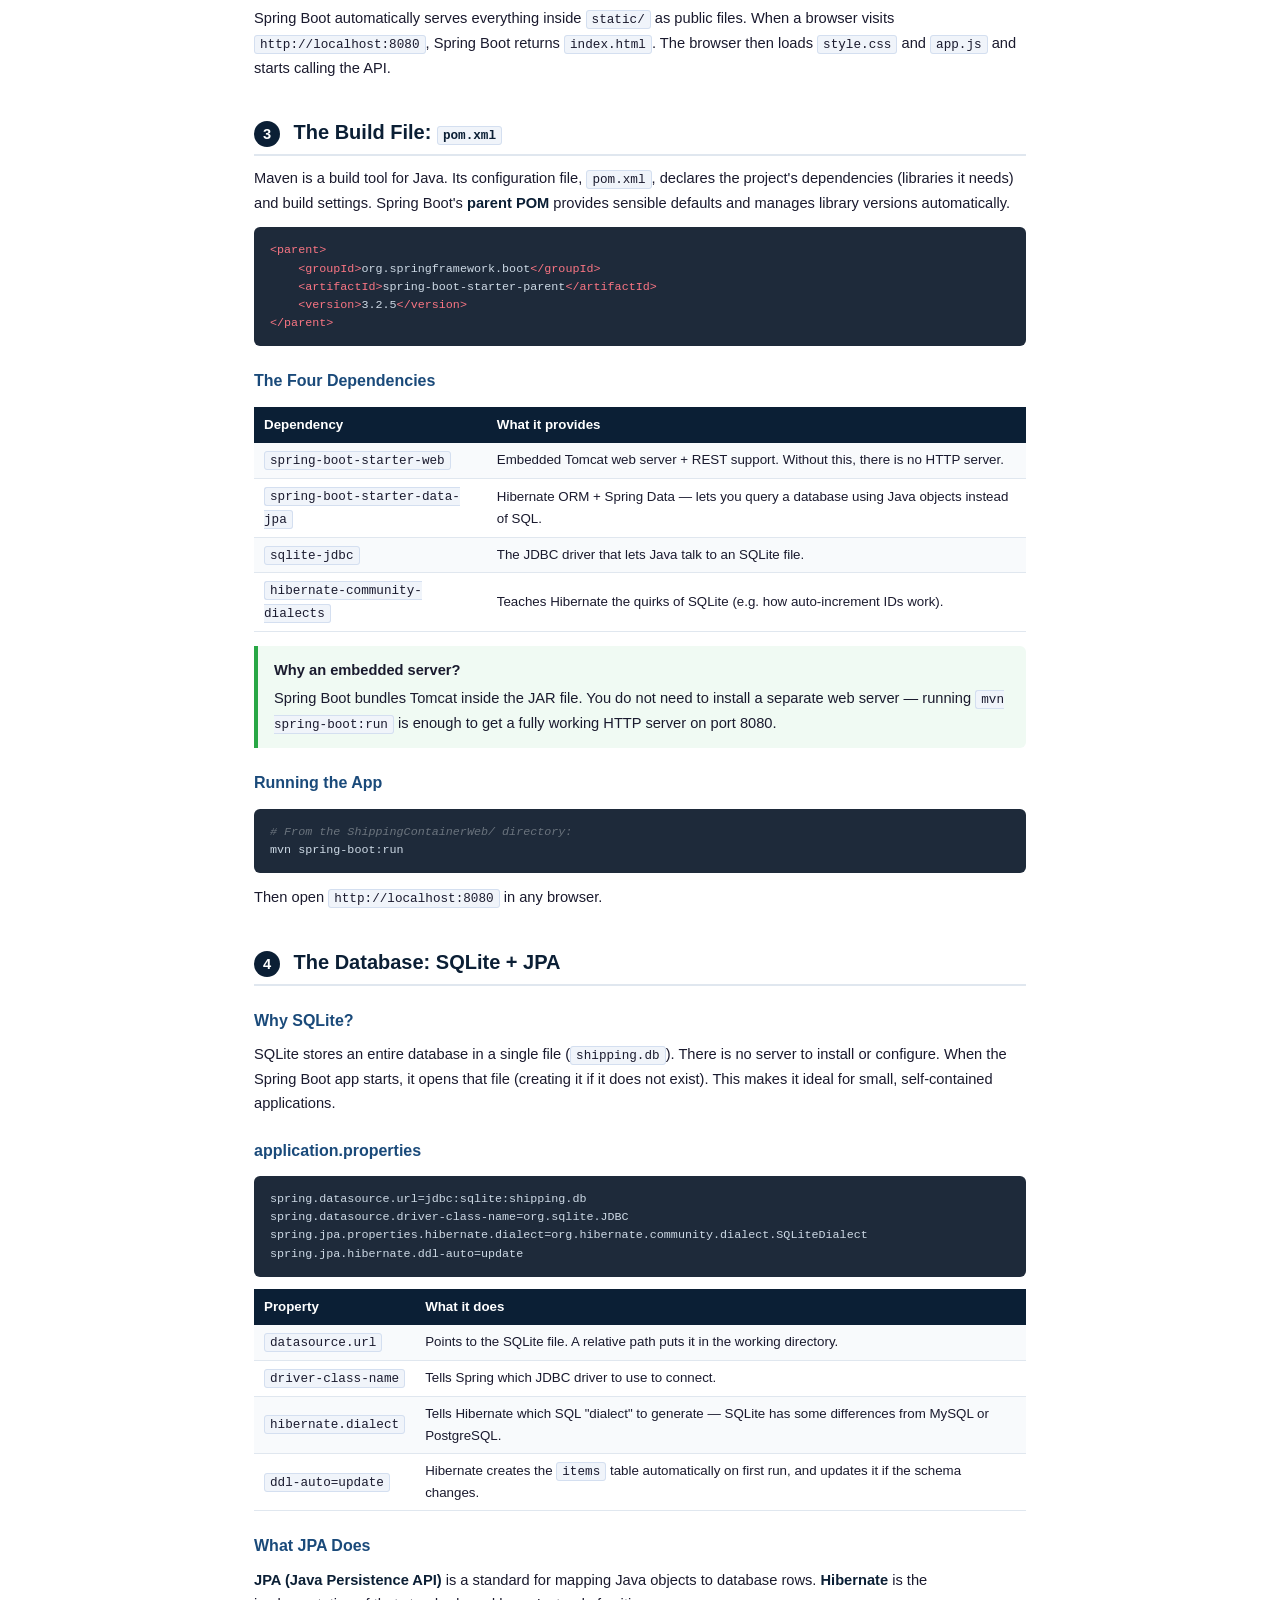
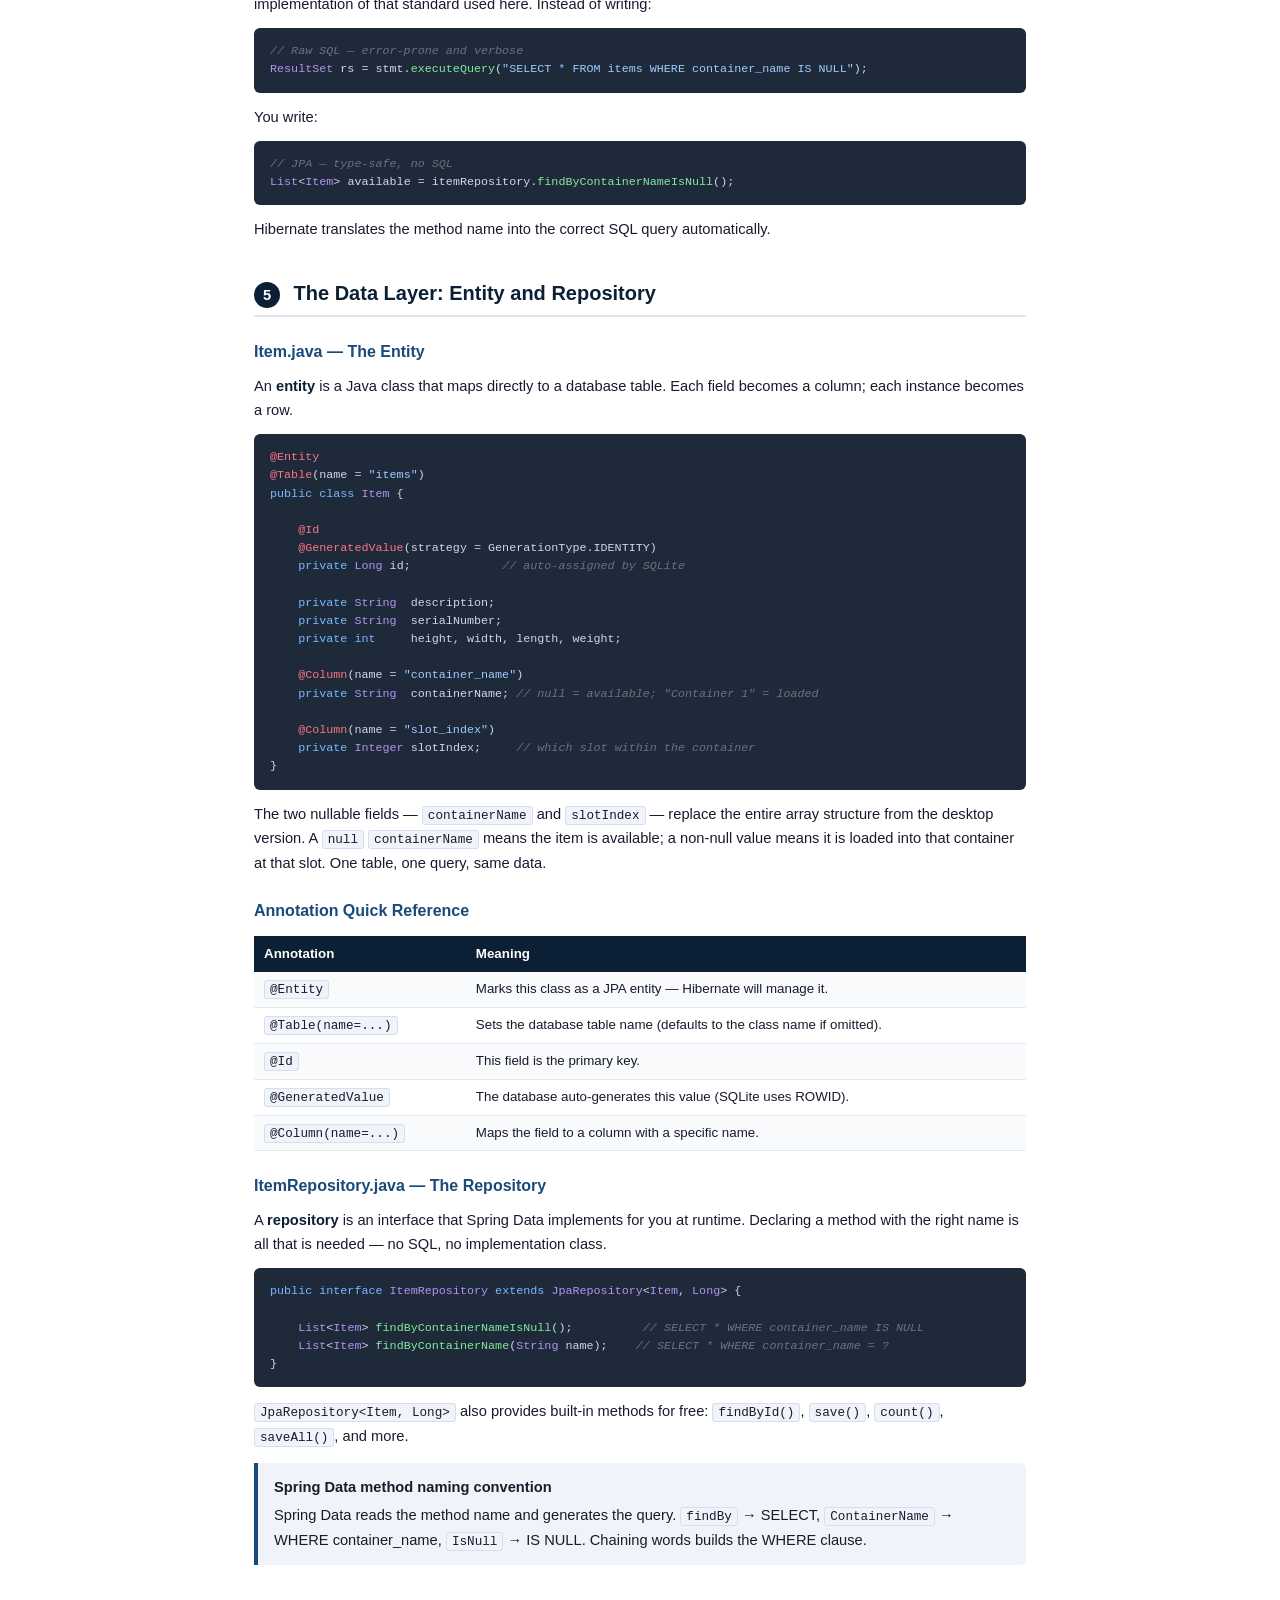
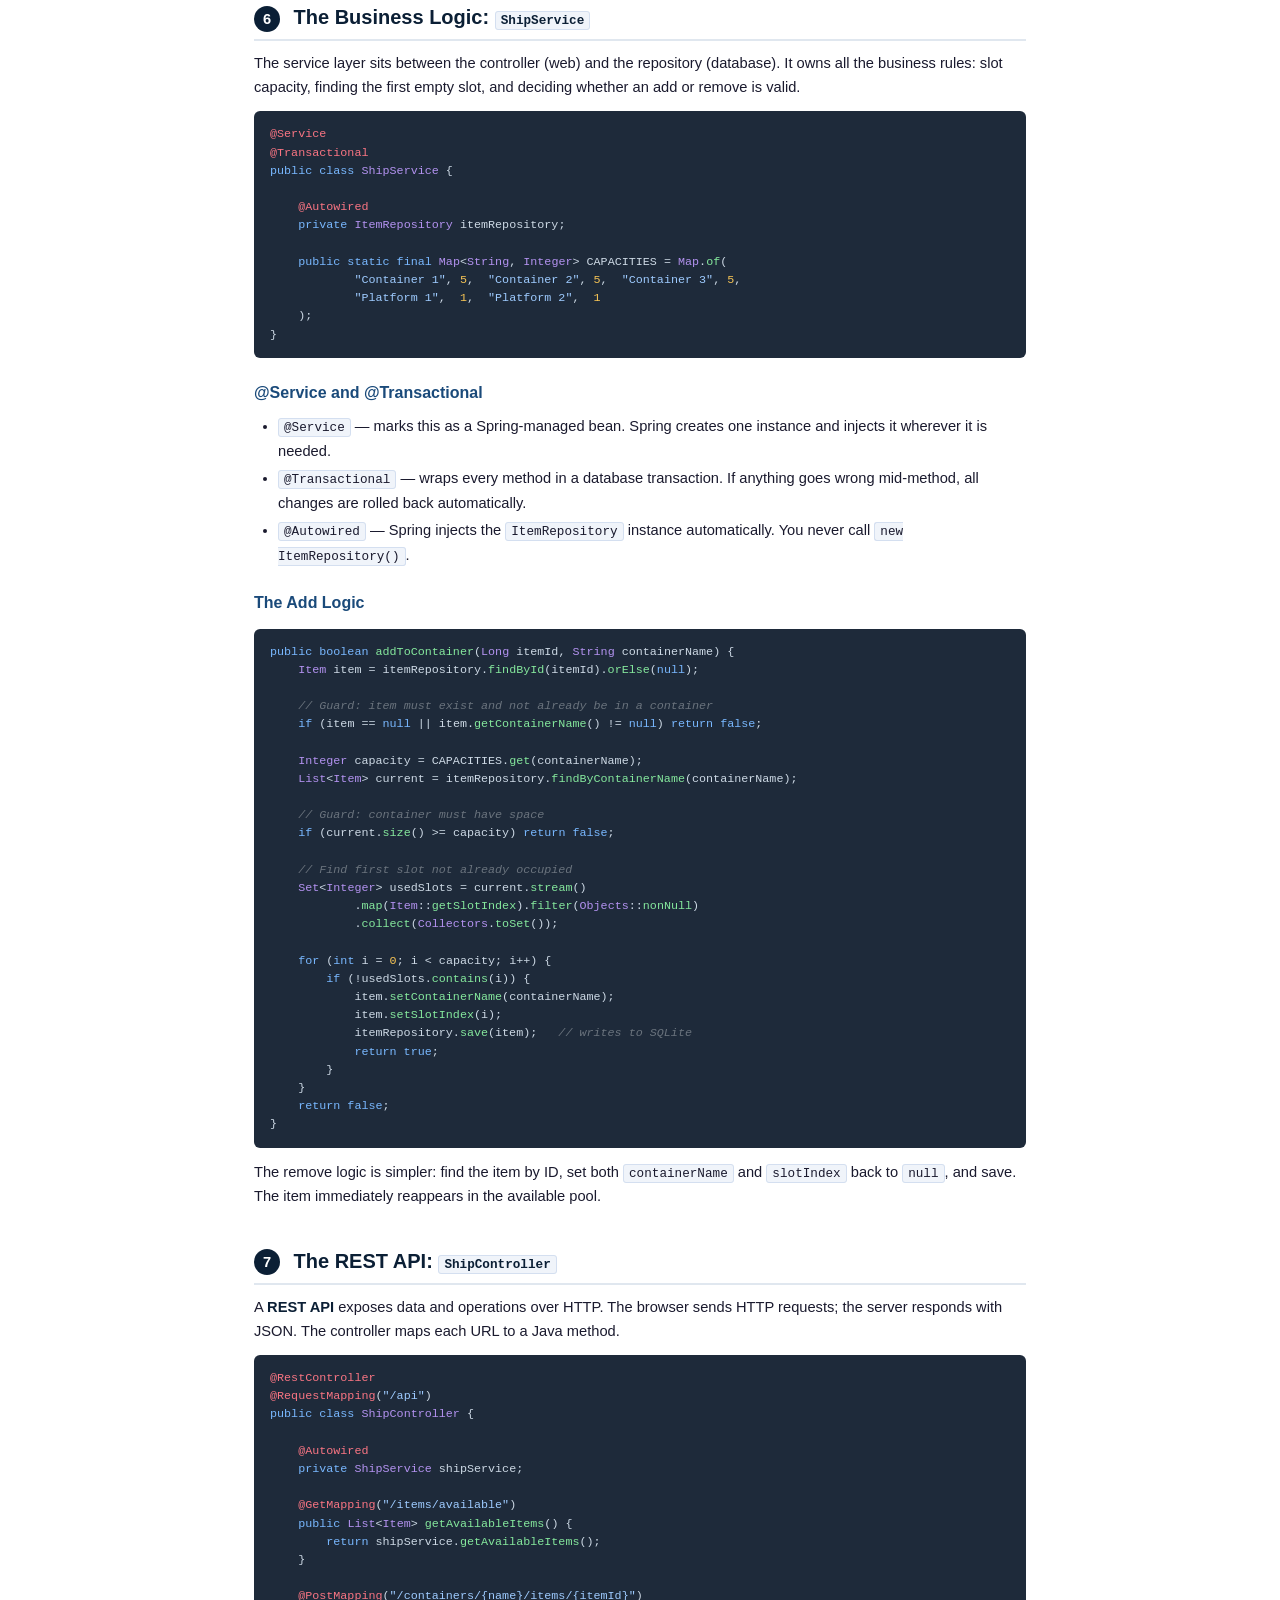
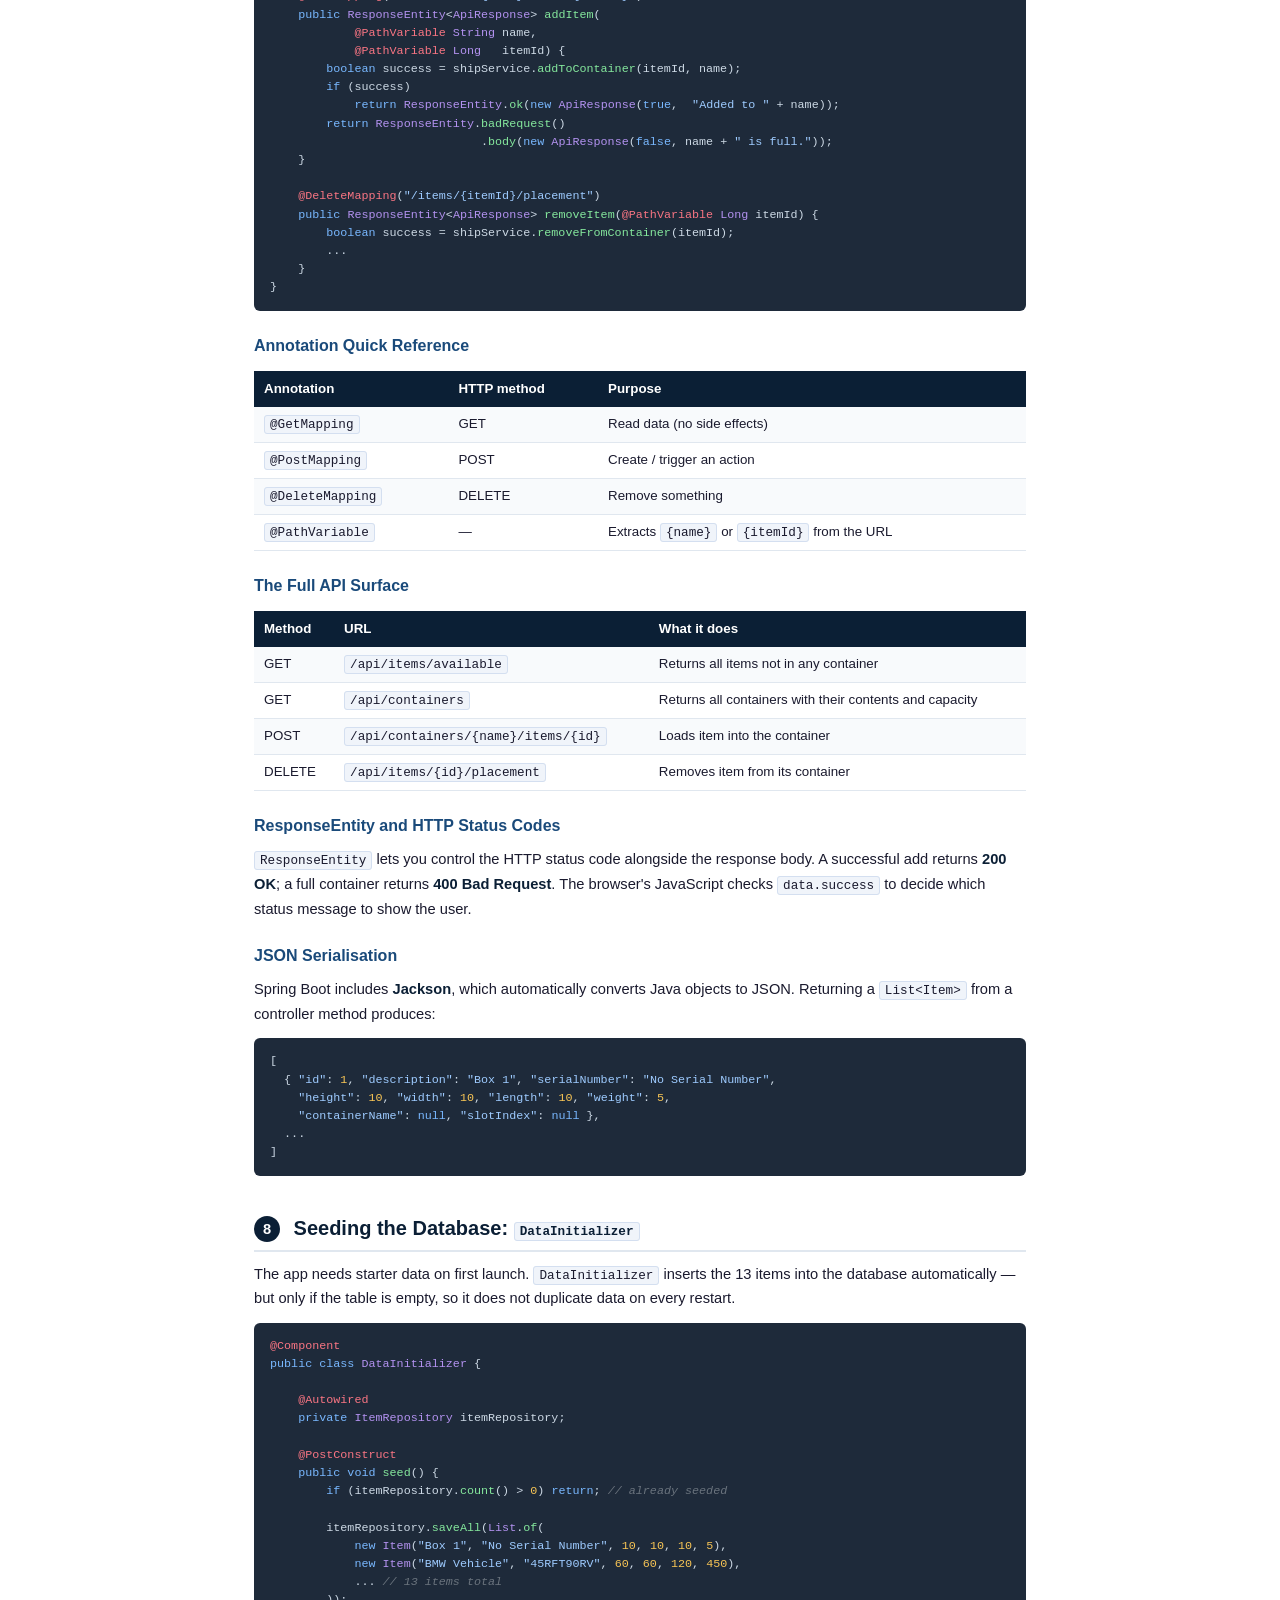
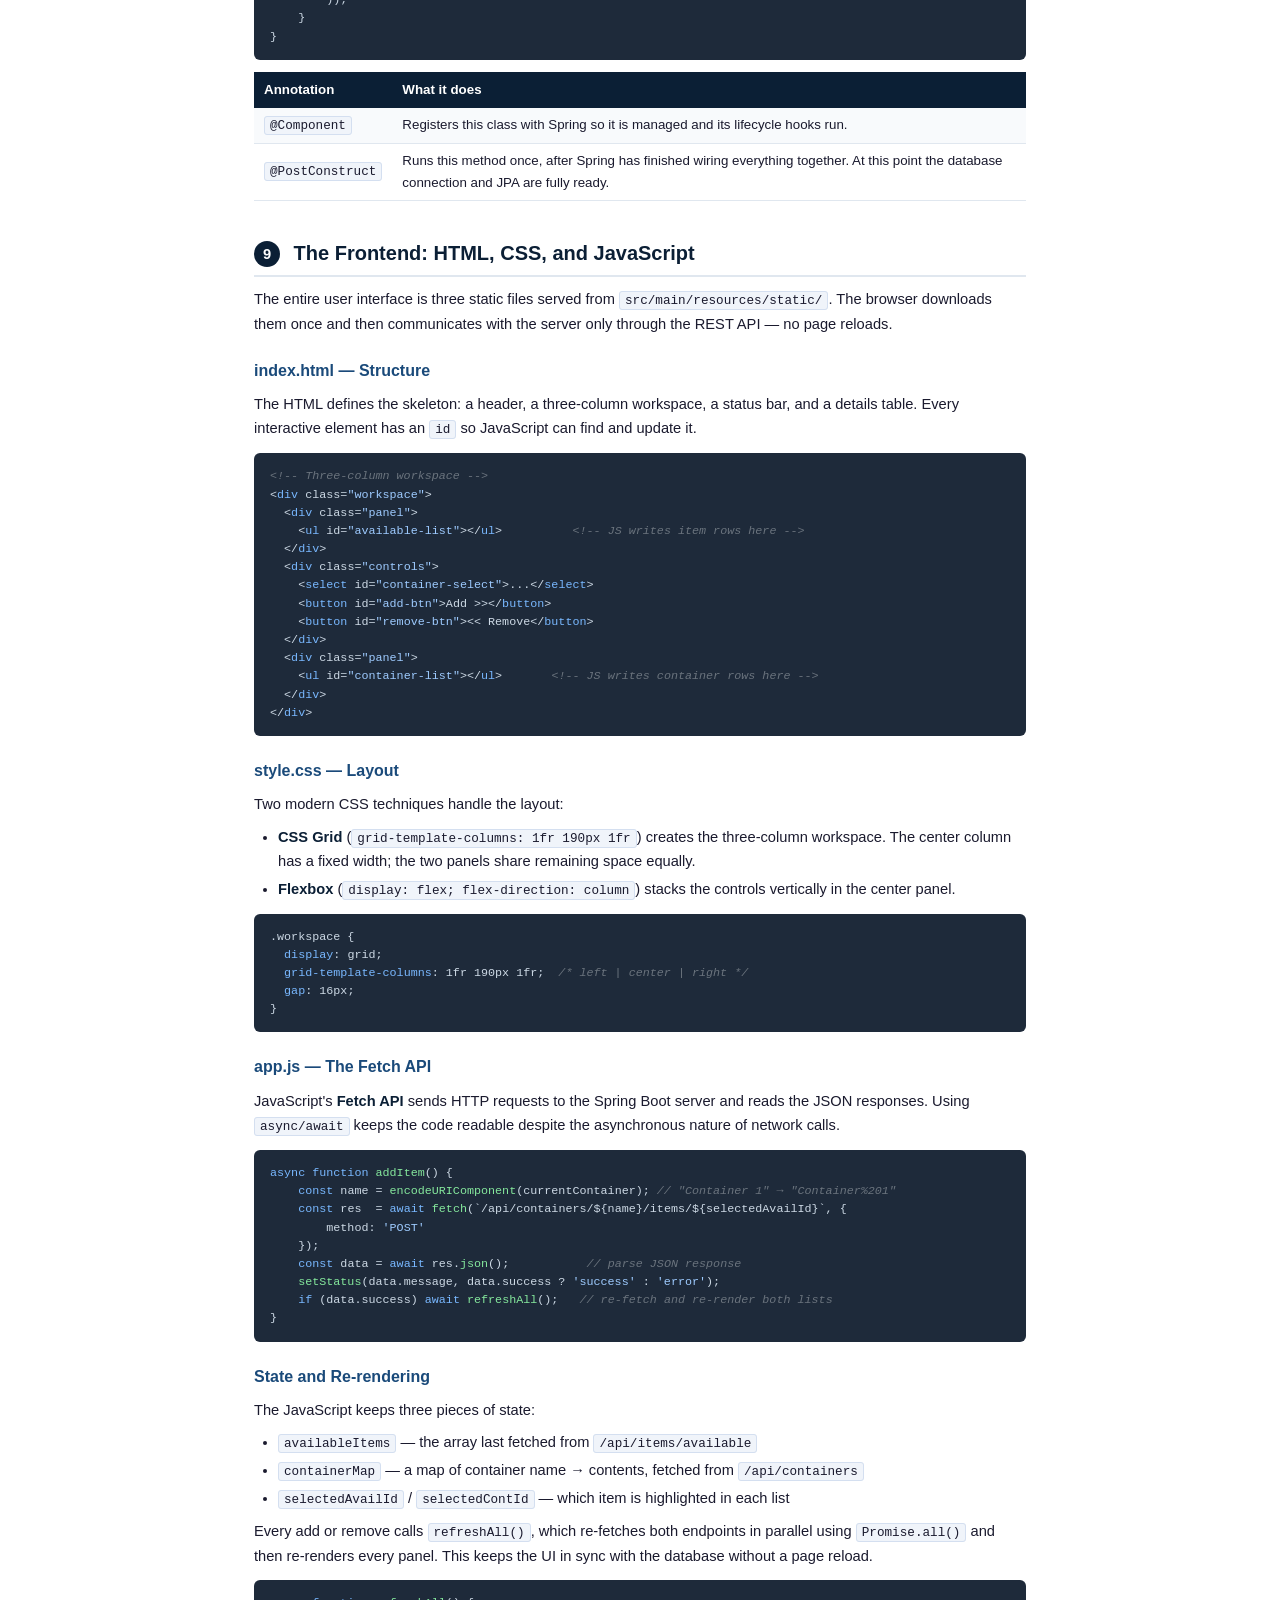
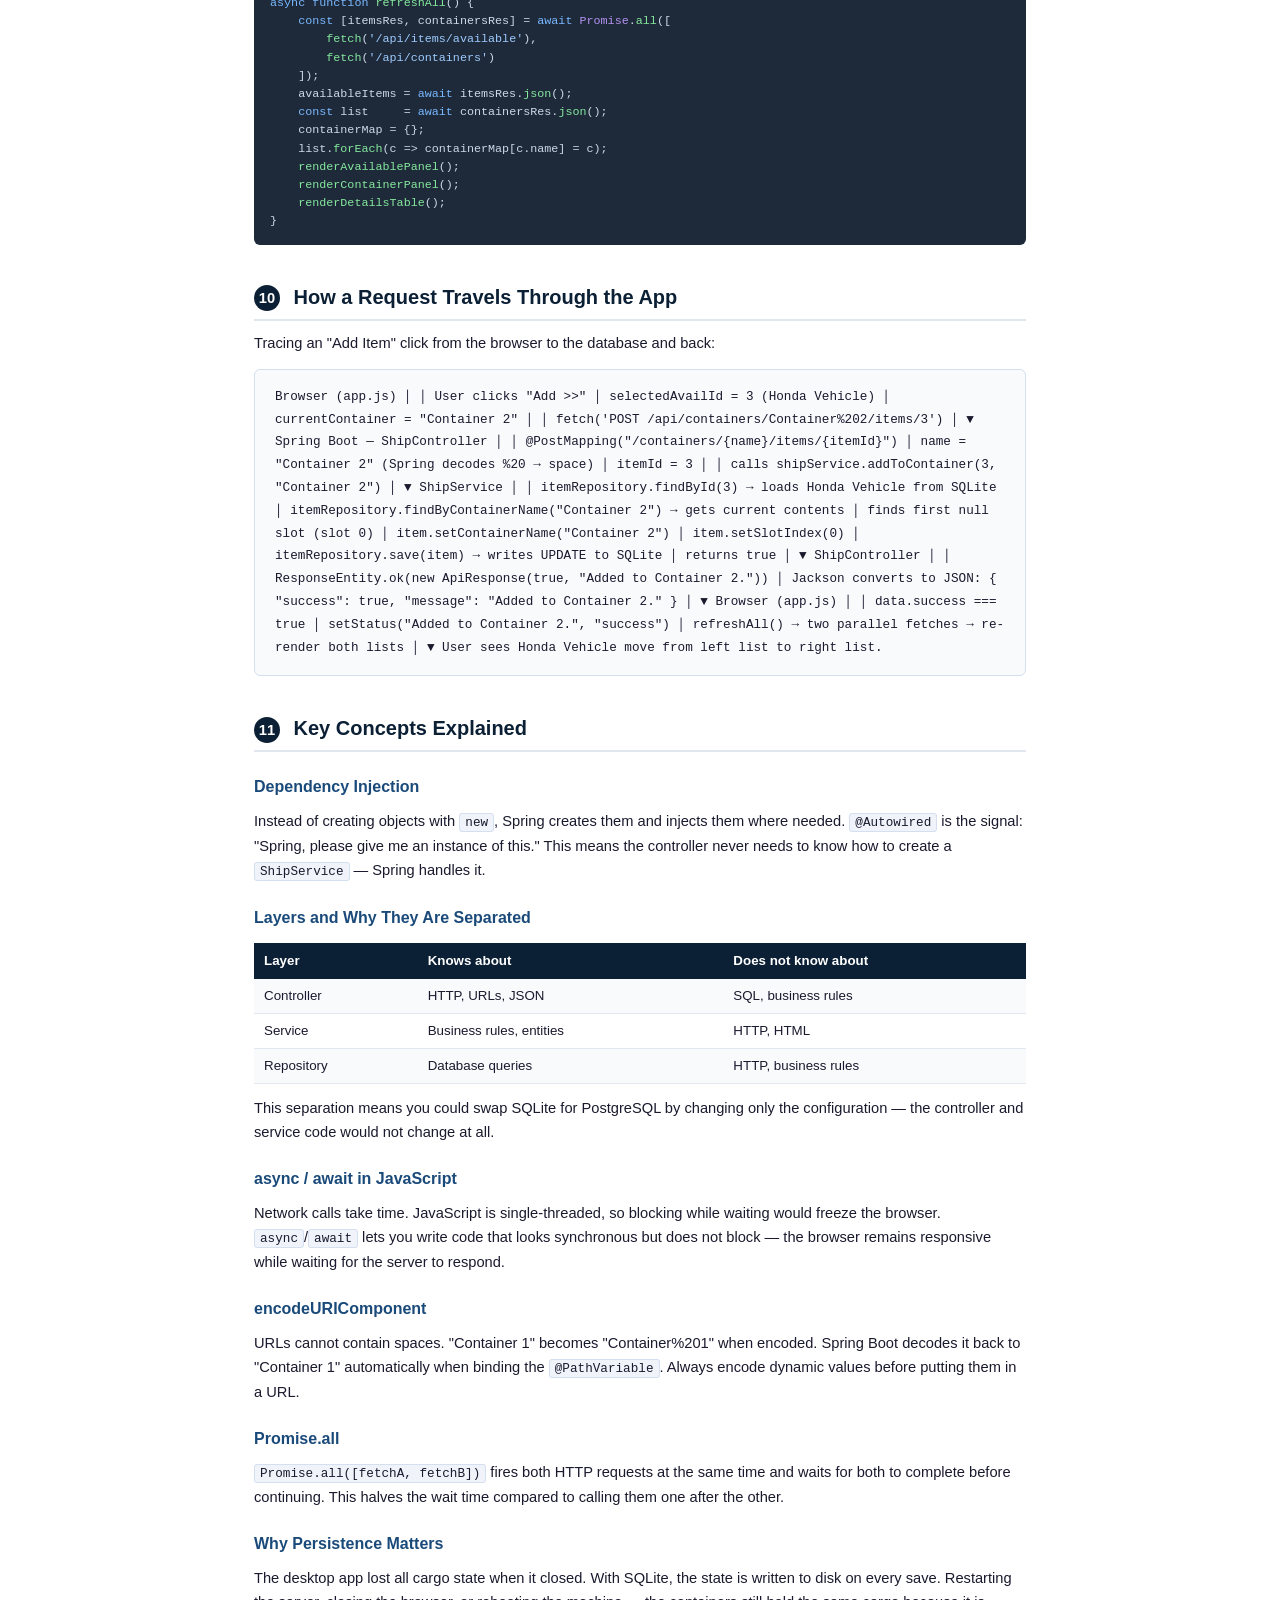
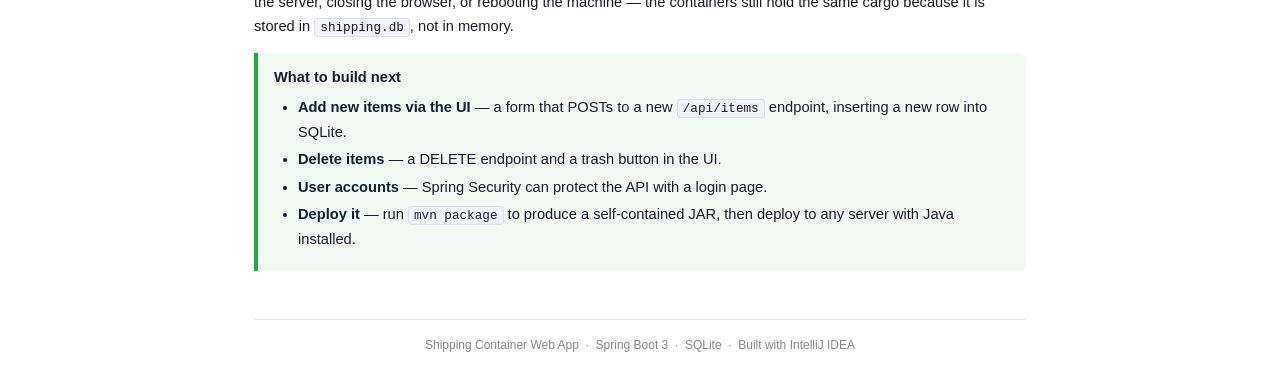
<file: ShippingContainerWebGuide.html>
<!DOCTYPE html>
<html lang="en">
<head>
<meta charset="UTF-8">
<title>Shipping Container Web App – How It Was Built</title>
<style>
  @page { size: A4; margin: 22mm 18mm 22mm 18mm; }
  @media print {
    .no-print   { display: none; }
    h1,h2,h3    { page-break-after: avoid; }
    pre,.card   { page-break-inside: avoid; }
    .page-break { page-break-before: always; }
  }

  * { box-sizing: border-box; margin: 0; padding: 0; }
  body {
    font-family: 'Segoe UI', Arial, sans-serif;
    font-size: 11pt;
    line-height: 1.65;
    color: #1a1a2e;
    background: #fff;
    max-width: 820px;
    margin: 0 auto;
    padding: 32px 24px;
  }

  /* Cover */
  .cover {
    text-align: center;
    padding: 60px 0 50px;
    border-bottom: 3px solid #0b1f35;
    margin-bottom: 48px;
  }
  .cover h1       { font-size: 26pt; color: #0b1f35; letter-spacing: -0.5px; }
  .cover .subtitle{ font-size: 13pt; color: #1a4a7a; margin-top: 10px; }
  .cover .meta    { margin-top: 28px; font-size: 10pt; color: #555; }

  /* Headings */
  h2 {
    font-size: 15pt; color: #0b1f35;
    margin: 36px 0 10px;
    padding-bottom: 5px;
    border-bottom: 2px solid #e0e7ef;
  }
  h3 { font-size: 12pt; color: #1a4a7a; margin: 22px 0 6px; }
  h4 { font-size: 11pt; color: #333; margin: 14px 0 4px; font-style: italic; }

  p  { margin: 8px 0; }
  ul,ol { margin: 8px 0 8px 24px; }
  li { margin: 3px 0; }
  strong { color: #0b1f35; }

  /* Code */
  code {
    font-family: 'Consolas','Courier New',monospace;
    font-size: 9.5pt;
    background: #f0f4fa;
    border: 1px solid #d4dff0;
    border-radius: 3px;
    padding: 1px 5px;
  }
  pre {
    font-family: 'Consolas','Courier New',monospace;
    font-size: 8.8pt;
    background: #1e2a3a;
    color: #cdd9e5;
    border-radius: 6px;
    padding: 14px 16px;
    margin: 12px 0;
    overflow-x: auto;
    line-height: 1.55;
  }
  pre .kw { color: #79b8ff; }
  pre .tp { color: #b392f0; }
  pre .st { color: #9ecbff; }
  pre .cm { color: #6a737d; font-style: italic; }
  pre .nm { color: #f8c555; }
  pre .mt { color: #85e89d; }
  pre .an { color: #f97583; }

  /* Cards */
  .card {
    border-left: 4px solid #1a4a7a;
    background: #f0f4fa;
    border-radius: 0 6px 6px 0;
    padding: 12px 16px;
    margin: 14px 0;
  }
  .card.tip  { border-color: #28a745; background: #f0faf3; }
  .card.warn { border-color: #e67e22; background: #fdf6ec; }
  .card-title{ font-weight: bold; margin-bottom: 4px; }

  /* Diagram */
  .diagram {
    font-family: 'Consolas',monospace;
    font-size: 9.5pt;
    background: #f8fafc;
    border: 1px solid #d4dff0;
    border-radius: 6px;
    padding: 16px 20px;
    margin: 14px 0;
    line-height: 1.8;
    color: #1a1a2e;
  }

  /* Table */
  table { width: 100%; border-collapse: collapse; margin: 12px 0; font-size: 10pt; }
  th { background: #0b1f35; color: #fff; padding: 7px 10px; text-align: left; }
  td { padding: 6px 10px; border-bottom: 1px solid #e0e7ef; }
  tr:nth-child(even) td { background: #f8fafc; }

  /* Section badge */
  .sec-num {
    display: inline-block;
    background: #0b1f35; color: #fff;
    border-radius: 50%;
    width: 26px; height: 26px;
    line-height: 26px; text-align: center;
    font-size: 11pt; font-weight: bold;
    margin-right: 8px; vertical-align: middle;
  }

  .print-btn {
    display: inline-block;
    background: #0b1f35; color: #fff;
    padding: 10px 24px; border-radius: 6px;
    cursor: pointer; font-size: 11pt; border: none;
    margin-bottom: 32px;
  }
  .print-btn:hover { background: #1a4a7a; }
</style>
</head>
<body>

<div class="no-print" style="text-align:right;margin-bottom:16px;">
  <button class="print-btn" onclick="window.print()">Save as PDF (Ctrl+P)</button>
</div>

<!-- COVER -->
<div class="cover">
  <h1>Shipping Container Web App</h1>
  <div class="subtitle">A guide to how the web version was designed and built</div>
  <div class="meta">Java 20 &nbsp;·&nbsp; Spring Boot 3 &nbsp;·&nbsp; SQLite &nbsp;·&nbsp; REST API &nbsp;·&nbsp; HTML / CSS / JavaScript</div>
</div>

<!-- TOC -->
<h2>Contents</h2>
<ol>
  <li>What Changed from the Desktop Version</li>
  <li>Project Structure</li>
  <li>The Build File: <code>pom.xml</code></li>
  <li>The Database: SQLite + JPA</li>
  <li>The Data Layer: Entity and Repository</li>
  <li>The Business Logic: <code>ShipService</code></li>
  <li>The REST API: <code>ShipController</code></li>
  <li>Seeding the Database: <code>DataInitializer</code></li>
  <li>The Frontend: HTML, CSS, and JavaScript</li>
  <li>How a Request Travels Through the App</li>
  <li>Key Concepts Explained</li>
</ol>


<!-- 1 -->
<div class="page-break"></div>
<h2><span class="sec-num">1</span> What Changed from the Desktop Version</h2>

<p>
  The desktop Swing app and the web app solve the same problem, but in completely
  different ways. The table below shows what was kept, what was replaced, and what
  is new.
</p>

<table>
  <tr><th>Concern</th><th>Desktop (Swing)</th><th>Web (Spring Boot)</th></tr>
  <tr><td>UI rendering</td><td>Java Swing — OS windows</td><td>HTML + CSS in a browser</td></tr>
  <tr><td>User interaction</td><td>ActionListeners on buttons</td><td>JavaScript Fetch API calls</td></tr>
  <tr><td>Data storage</td><td>In-memory arrays (lost on exit)</td><td>SQLite database (persists)</td></tr>
  <tr><td>Data model</td><td><code>ShipData.java</code> (plain class)</td><td><code>Item.java</code> (JPA Entity)</td></tr>
  <tr><td>Business logic</td><td>Inside <code>ShipData</code></td><td><code>ShipService.java</code></td></tr>
  <tr><td>Communication</td><td>Direct Java method calls</td><td>HTTP REST API (<code>/api/...</code>)</td></tr>
  <tr><td>Layout</td><td><code>BorderLayout</code>, <code>BoxLayout</code></td><td>CSS Grid and Flexbox</td></tr>
</table>

<p>
  The <strong>business rules</strong> (slot capacity, add/remove logic) transferred
  almost unchanged. Only the delivery mechanism changed — from Java method calls to
  HTTP requests.
</p>


<!-- 2 -->
<h2><span class="sec-num">2</span> Project Structure</h2>

<div class="diagram">
ShippingContainerWeb/
├── pom.xml                         ← Maven build file (dependencies, Java version)
└── src/main/
    ├── java/com/shipping/
    │   ├── ShippingApplication.java    ← Entry point
    │   ├── DataInitializer.java        ← Seeds the database on first run
    │   ├── model/
    │   │   ├── Item.java               ← JPA entity (maps to the database table)
    │   │   ├── ContainerInfo.java      ← DTO sent to the browser
    │   │   └── ApiResponse.java        ← DTO for success/error messages
    │   ├── repository/
    │   │   └── ItemRepository.java     ← Database queries (no SQL needed)
    │   ├── service/
    │   │   └── ShipService.java        ← Business logic
    │   └── controller/
    │       └── ShipController.java     ← REST API endpoints
    └── resources/
        ├── application.properties      ← Database config
        └── static/
            ├── index.html              ← Web page structure
            ├── style.css               ← Visual styling
            └── app.js                  ← Browser-side logic
</div>

<p>
  Spring Boot automatically serves everything inside <code>static/</code> as public
  files. When a browser visits <code>http://localhost:8080</code>, Spring Boot
  returns <code>index.html</code>. The browser then loads <code>style.css</code> and
  <code>app.js</code> and starts calling the API.
</p>


<!-- 3 -->
<div class="page-break"></div>
<h2><span class="sec-num">3</span> The Build File: <code>pom.xml</code></h2>

<p>
  Maven is a build tool for Java. Its configuration file, <code>pom.xml</code>,
  declares the project's dependencies (libraries it needs) and build settings.
  Spring Boot's <strong>parent POM</strong> provides sensible defaults and manages
  library versions automatically.
</p>

<pre>
<span class="an">&lt;parent&gt;</span>
    <span class="an">&lt;groupId&gt;</span>org.springframework.boot<span class="an">&lt;/groupId&gt;</span>
    <span class="an">&lt;artifactId&gt;</span>spring-boot-starter-parent<span class="an">&lt;/artifactId&gt;</span>
    <span class="an">&lt;version&gt;</span>3.2.5<span class="an">&lt;/version&gt;</span>
<span class="an">&lt;/parent&gt;</span>
</pre>

<h3>The Four Dependencies</h3>

<table>
  <tr><th>Dependency</th><th>What it provides</th></tr>
  <tr>
    <td><code>spring-boot-starter-web</code></td>
    <td>Embedded Tomcat web server + REST support. Without this, there is no HTTP server.</td>
  </tr>
  <tr>
    <td><code>spring-boot-starter-data-jpa</code></td>
    <td>Hibernate ORM + Spring Data — lets you query a database using Java objects instead of SQL.</td>
  </tr>
  <tr>
    <td><code>sqlite-jdbc</code></td>
    <td>The JDBC driver that lets Java talk to an SQLite file.</td>
  </tr>
  <tr>
    <td><code>hibernate-community-dialects</code></td>
    <td>Teaches Hibernate the quirks of SQLite (e.g. how auto-increment IDs work).</td>
  </tr>
</table>

<div class="card tip">
  <div class="card-title">Why an embedded server?</div>
  Spring Boot bundles Tomcat inside the JAR file. You do not need to install a separate
  web server — running <code>mvn spring-boot:run</code> is enough to get a fully
  working HTTP server on port 8080.
</div>

<h3>Running the App</h3>
<pre>
<span class="cm"># From the ShippingContainerWeb/ directory:</span>
mvn spring-boot:run
</pre>
<p>Then open <code>http://localhost:8080</code> in any browser.</p>


<!-- 4 -->
<div class="page-break"></div>
<h2><span class="sec-num">4</span> The Database: SQLite + JPA</h2>

<h3>Why SQLite?</h3>
<p>
  SQLite stores an entire database in a single file (<code>shipping.db</code>).
  There is no server to install or configure. When the Spring Boot app starts,
  it opens that file (creating it if it does not exist). This makes it ideal
  for small, self-contained applications.
</p>

<h3>application.properties</h3>
<pre>
spring.datasource.url=jdbc:sqlite:shipping.db
spring.datasource.driver-class-name=org.sqlite.JDBC
spring.jpa.properties.hibernate.dialect=org.hibernate.community.dialect.SQLiteDialect
spring.jpa.hibernate.ddl-auto=update
</pre>

<table>
  <tr><th>Property</th><th>What it does</th></tr>
  <tr><td><code>datasource.url</code></td><td>Points to the SQLite file. A relative path puts it in the working directory.</td></tr>
  <tr><td><code>driver-class-name</code></td><td>Tells Spring which JDBC driver to use to connect.</td></tr>
  <tr><td><code>hibernate.dialect</code></td><td>Tells Hibernate which SQL "dialect" to generate — SQLite has some differences from MySQL or PostgreSQL.</td></tr>
  <tr><td><code>ddl-auto=update</code></td><td>Hibernate creates the <code>items</code> table automatically on first run, and updates it if the schema changes.</td></tr>
</table>

<h3>What JPA Does</h3>
<p>
  <strong>JPA (Java Persistence API)</strong> is a standard for mapping Java objects
  to database rows. <strong>Hibernate</strong> is the implementation of that standard
  used here. Instead of writing:
</p>
<pre>
<span class="cm">// Raw SQL — error-prone and verbose</span>
<span class="tp">ResultSet</span> rs = stmt.<span class="mt">executeQuery</span>(<span class="st">"SELECT * FROM items WHERE container_name IS NULL"</span>);
</pre>
<p>You write:</p>
<pre>
<span class="cm">// JPA — type-safe, no SQL</span>
<span class="tp">List</span>&lt;<span class="tp">Item</span>&gt; available = itemRepository.<span class="mt">findByContainerNameIsNull</span>();
</pre>
<p>
  Hibernate translates the method name into the correct SQL query automatically.
</p>


<!-- 5 -->
<div class="page-break"></div>
<h2><span class="sec-num">5</span> The Data Layer: Entity and Repository</h2>

<h3>Item.java — The Entity</h3>
<p>
  An <strong>entity</strong> is a Java class that maps directly to a database table.
  Each field becomes a column; each instance becomes a row.
</p>

<pre>
<span class="an">@Entity</span>
<span class="an">@Table</span>(name = <span class="st">"items"</span>)
<span class="kw">public class</span> <span class="tp">Item</span> {

    <span class="an">@Id</span>
    <span class="an">@GeneratedValue</span>(strategy = GenerationType.IDENTITY)
    <span class="kw">private</span> <span class="tp">Long</span> id;             <span class="cm">// auto-assigned by SQLite</span>

    <span class="kw">private</span> <span class="tp">String</span>  description;
    <span class="kw">private</span> <span class="tp">String</span>  serialNumber;
    <span class="kw">private int</span>     height, width, length, weight;

    <span class="an">@Column</span>(name = <span class="st">"container_name"</span>)
    <span class="kw">private</span> <span class="tp">String</span>  containerName; <span class="cm">// null = available; "Container 1" = loaded</span>

    <span class="an">@Column</span>(name = <span class="st">"slot_index"</span>)
    <span class="kw">private</span> <span class="tp">Integer</span> slotIndex;     <span class="cm">// which slot within the container</span>
}
</pre>

<p>
  The two nullable fields — <code>containerName</code> and <code>slotIndex</code> —
  replace the entire array structure from the desktop version. A <code>null</code>
  <code>containerName</code> means the item is available; a non-null value means it
  is loaded into that container at that slot. One table, one query, same data.
</p>

<h3>Annotation Quick Reference</h3>
<table>
  <tr><th>Annotation</th><th>Meaning</th></tr>
  <tr><td><code>@Entity</code></td><td>Marks this class as a JPA entity — Hibernate will manage it.</td></tr>
  <tr><td><code>@Table(name=...)</code></td><td>Sets the database table name (defaults to the class name if omitted).</td></tr>
  <tr><td><code>@Id</code></td><td>This field is the primary key.</td></tr>
  <tr><td><code>@GeneratedValue</code></td><td>The database auto-generates this value (SQLite uses ROWID).</td></tr>
  <tr><td><code>@Column(name=...)</code></td><td>Maps the field to a column with a specific name.</td></tr>
</table>

<h3>ItemRepository.java — The Repository</h3>
<p>
  A <strong>repository</strong> is an interface that Spring Data implements for you
  at runtime. Declaring a method with the right name is all that is needed — no SQL,
  no implementation class.
</p>

<pre>
<span class="kw">public interface</span> <span class="tp">ItemRepository</span> <span class="kw">extends</span> <span class="tp">JpaRepository</span>&lt;<span class="tp">Item</span>, <span class="tp">Long</span>&gt; {

    <span class="tp">List</span>&lt;<span class="tp">Item</span>&gt; <span class="mt">findByContainerNameIsNull</span>();          <span class="cm">// SELECT * WHERE container_name IS NULL</span>
    <span class="tp">List</span>&lt;<span class="tp">Item</span>&gt; <span class="mt">findByContainerName</span>(<span class="tp">String</span> name);    <span class="cm">// SELECT * WHERE container_name = ?</span>
}
</pre>

<p>
  <code>JpaRepository&lt;Item, Long&gt;</code> also provides built-in methods for free:
  <code>findById()</code>, <code>save()</code>, <code>count()</code>,
  <code>saveAll()</code>, and more.
</p>

<div class="card">
  <div class="card-title">Spring Data method naming convention</div>
  Spring Data reads the method name and generates the query.
  <code>findBy</code> → SELECT, <code>ContainerName</code> → WHERE container_name,
  <code>IsNull</code> → IS NULL. Chaining words builds the WHERE clause.
</div>


<!-- 6 -->
<div class="page-break"></div>
<h2><span class="sec-num">6</span> The Business Logic: <code>ShipService</code></h2>

<p>
  The service layer sits between the controller (web) and the repository (database).
  It owns all the business rules: slot capacity, finding the first empty slot, and
  deciding whether an add or remove is valid.
</p>

<pre>
<span class="an">@Service</span>
<span class="an">@Transactional</span>
<span class="kw">public class</span> <span class="tp">ShipService</span> {

    <span class="an">@Autowired</span>
    <span class="kw">private</span> <span class="tp">ItemRepository</span> itemRepository;

    <span class="kw">public static final</span> <span class="tp">Map</span>&lt;<span class="tp">String</span>, <span class="tp">Integer</span>&gt; CAPACITIES = <span class="tp">Map</span>.<span class="mt">of</span>(
            <span class="st">"Container 1"</span>, <span class="nm">5</span>,  <span class="st">"Container 2"</span>, <span class="nm">5</span>,  <span class="st">"Container 3"</span>, <span class="nm">5</span>,
            <span class="st">"Platform 1"</span>,  <span class="nm">1</span>,  <span class="st">"Platform 2"</span>,  <span class="nm">1</span>
    );
}
</pre>

<h3>@Service and @Transactional</h3>
<ul>
  <li><code>@Service</code> — marks this as a Spring-managed bean. Spring creates one instance and injects it wherever it is needed.</li>
  <li><code>@Transactional</code> — wraps every method in a database transaction. If anything goes wrong mid-method, all changes are rolled back automatically.</li>
  <li><code>@Autowired</code> — Spring injects the <code>ItemRepository</code> instance automatically. You never call <code>new ItemRepository()</code>.</li>
</ul>

<h3>The Add Logic</h3>
<pre>
<span class="kw">public boolean</span> <span class="mt">addToContainer</span>(<span class="tp">Long</span> itemId, <span class="tp">String</span> containerName) {
    <span class="tp">Item</span> item = itemRepository.<span class="mt">findById</span>(itemId).<span class="mt">orElse</span>(<span class="kw">null</span>);

    <span class="cm">// Guard: item must exist and not already be in a container</span>
    <span class="kw">if</span> (item == <span class="kw">null</span> || item.<span class="mt">getContainerName</span>() != <span class="kw">null</span>) <span class="kw">return false</span>;

    <span class="tp">Integer</span> capacity = CAPACITIES.<span class="mt">get</span>(containerName);
    <span class="tp">List</span>&lt;<span class="tp">Item</span>&gt; current = itemRepository.<span class="mt">findByContainerName</span>(containerName);

    <span class="cm">// Guard: container must have space</span>
    <span class="kw">if</span> (current.<span class="mt">size</span>() >= capacity) <span class="kw">return false</span>;

    <span class="cm">// Find first slot not already occupied</span>
    <span class="tp">Set</span>&lt;<span class="tp">Integer</span>&gt; usedSlots = current.<span class="mt">stream</span>()
            .<span class="mt">map</span>(<span class="tp">Item</span>::<span class="mt">getSlotIndex</span>).<span class="mt">filter</span>(<span class="tp">Objects</span>::<span class="mt">nonNull</span>)
            .<span class="mt">collect</span>(<span class="tp">Collectors</span>.<span class="mt">toSet</span>());

    <span class="kw">for</span> (<span class="kw">int</span> i = <span class="nm">0</span>; i &lt; capacity; i++) {
        <span class="kw">if</span> (!usedSlots.<span class="mt">contains</span>(i)) {
            item.<span class="mt">setContainerName</span>(containerName);
            item.<span class="mt">setSlotIndex</span>(i);
            itemRepository.<span class="mt">save</span>(item);   <span class="cm">// writes to SQLite</span>
            <span class="kw">return true</span>;
        }
    }
    <span class="kw">return false</span>;
}
</pre>

<p>
  The remove logic is simpler: find the item by ID, set both
  <code>containerName</code> and <code>slotIndex</code> back to <code>null</code>,
  and save. The item immediately reappears in the available pool.
</p>


<!-- 7 -->
<div class="page-break"></div>
<h2><span class="sec-num">7</span> The REST API: <code>ShipController</code></h2>

<p>
  A <strong>REST API</strong> exposes data and operations over HTTP. The browser
  sends HTTP requests; the server responds with JSON. The controller maps each
  URL to a Java method.
</p>

<pre>
<span class="an">@RestController</span>
<span class="an">@RequestMapping</span>(<span class="st">"/api"</span>)
<span class="kw">public class</span> <span class="tp">ShipController</span> {

    <span class="an">@Autowired</span>
    <span class="kw">private</span> <span class="tp">ShipService</span> shipService;

    <span class="an">@GetMapping</span>(<span class="st">"/items/available"</span>)
    <span class="kw">public</span> <span class="tp">List</span>&lt;<span class="tp">Item</span>&gt; <span class="mt">getAvailableItems</span>() {
        <span class="kw">return</span> shipService.<span class="mt">getAvailableItems</span>();
    }

    <span class="an">@PostMapping</span>(<span class="st">"/containers/{name}/items/{itemId}"</span>)
    <span class="kw">public</span> <span class="tp">ResponseEntity</span>&lt;<span class="tp">ApiResponse</span>&gt; <span class="mt">addItem</span>(
            <span class="an">@PathVariable</span> <span class="tp">String</span> name,
            <span class="an">@PathVariable</span> <span class="tp">Long</span>   itemId) {
        <span class="kw">boolean</span> success = shipService.<span class="mt">addToContainer</span>(itemId, name);
        <span class="kw">if</span> (success)
            <span class="kw">return</span> <span class="tp">ResponseEntity</span>.<span class="mt">ok</span>(<span class="kw">new</span> <span class="tp">ApiResponse</span>(<span class="kw">true</span>,  <span class="st">"Added to "</span> + name));
        <span class="kw">return</span> <span class="tp">ResponseEntity</span>.<span class="mt">badRequest</span>()
                              .<span class="mt">body</span>(<span class="kw">new</span> <span class="tp">ApiResponse</span>(<span class="kw">false</span>, name + <span class="st">" is full."</span>));
    }

    <span class="an">@DeleteMapping</span>(<span class="st">"/items/{itemId}/placement"</span>)
    <span class="kw">public</span> <span class="tp">ResponseEntity</span>&lt;<span class="tp">ApiResponse</span>&gt; <span class="mt">removeItem</span>(<span class="an">@PathVariable</span> <span class="tp">Long</span> itemId) {
        <span class="kw">boolean</span> success = shipService.<span class="mt">removeFromContainer</span>(itemId);
        ...
    }
}
</pre>

<h3>Annotation Quick Reference</h3>
<table>
  <tr><th>Annotation</th><th>HTTP method</th><th>Purpose</th></tr>
  <tr><td><code>@GetMapping</code></td><td>GET</td><td>Read data (no side effects)</td></tr>
  <tr><td><code>@PostMapping</code></td><td>POST</td><td>Create / trigger an action</td></tr>
  <tr><td><code>@DeleteMapping</code></td><td>DELETE</td><td>Remove something</td></tr>
  <tr><td><code>@PathVariable</code></td><td>—</td><td>Extracts <code>{name}</code> or <code>{itemId}</code> from the URL</td></tr>
</table>

<h3>The Full API Surface</h3>
<table>
  <tr><th>Method</th><th>URL</th><th>What it does</th></tr>
  <tr><td>GET</td><td><code>/api/items/available</code></td><td>Returns all items not in any container</td></tr>
  <tr><td>GET</td><td><code>/api/containers</code></td><td>Returns all containers with their contents and capacity</td></tr>
  <tr><td>POST</td><td><code>/api/containers/{name}/items/{id}</code></td><td>Loads item into the container</td></tr>
  <tr><td>DELETE</td><td><code>/api/items/{id}/placement</code></td><td>Removes item from its container</td></tr>
</table>

<h3>ResponseEntity and HTTP Status Codes</h3>
<p>
  <code>ResponseEntity</code> lets you control the HTTP status code alongside the
  response body. A successful add returns <strong>200 OK</strong>; a full container
  returns <strong>400 Bad Request</strong>. The browser's JavaScript checks
  <code>data.success</code> to decide which status message to show the user.
</p>

<h3>JSON Serialisation</h3>
<p>
  Spring Boot includes <strong>Jackson</strong>, which automatically converts Java
  objects to JSON. Returning a <code>List&lt;Item&gt;</code> from a controller method
  produces:
</p>
<pre>
[
  { <span class="st">"id"</span>: <span class="nm">1</span>, <span class="st">"description"</span>: <span class="st">"Box 1"</span>, <span class="st">"serialNumber"</span>: <span class="st">"No Serial Number"</span>,
    <span class="st">"height"</span>: <span class="nm">10</span>, <span class="st">"width"</span>: <span class="nm">10</span>, <span class="st">"length"</span>: <span class="nm">10</span>, <span class="st">"weight"</span>: <span class="nm">5</span>,
    <span class="st">"containerName"</span>: <span class="kw">null</span>, <span class="st">"slotIndex"</span>: <span class="kw">null</span> },
  ...
]
</pre>


<!-- 8 -->
<div class="page-break"></div>
<h2><span class="sec-num">8</span> Seeding the Database: <code>DataInitializer</code></h2>

<p>
  The app needs starter data on first launch. <code>DataInitializer</code> inserts
  the 13 items into the database automatically — but only if the table is empty,
  so it does not duplicate data on every restart.
</p>

<pre>
<span class="an">@Component</span>
<span class="kw">public class</span> <span class="tp">DataInitializer</span> {

    <span class="an">@Autowired</span>
    <span class="kw">private</span> <span class="tp">ItemRepository</span> itemRepository;

    <span class="an">@PostConstruct</span>
    <span class="kw">public void</span> <span class="mt">seed</span>() {
        <span class="kw">if</span> (itemRepository.<span class="mt">count</span>() > <span class="nm">0</span>) <span class="kw">return</span>; <span class="cm">// already seeded</span>

        itemRepository.<span class="mt">saveAll</span>(<span class="tp">List</span>.<span class="mt">of</span>(
            <span class="kw">new</span> <span class="tp">Item</span>(<span class="st">"Box 1"</span>, <span class="st">"No Serial Number"</span>, <span class="nm">10</span>, <span class="nm">10</span>, <span class="nm">10</span>, <span class="nm">5</span>),
            <span class="kw">new</span> <span class="tp">Item</span>(<span class="st">"BMW Vehicle"</span>, <span class="st">"45RFT90RV"</span>, <span class="nm">60</span>, <span class="nm">60</span>, <span class="nm">120</span>, <span class="nm">450</span>),
            ... <span class="cm">// 13 items total</span>
        ));
    }
}
</pre>

<table>
  <tr><th>Annotation</th><th>What it does</th></tr>
  <tr><td><code>@Component</code></td><td>Registers this class with Spring so it is managed and its lifecycle hooks run.</td></tr>
  <tr><td><code>@PostConstruct</code></td><td>Runs this method once, after Spring has finished wiring everything together. At this point the database connection and JPA are fully ready.</td></tr>
</table>


<!-- 9 -->
<div class="page-break"></div>
<h2><span class="sec-num">9</span> The Frontend: HTML, CSS, and JavaScript</h2>

<p>
  The entire user interface is three static files served from
  <code>src/main/resources/static/</code>. The browser downloads them once and then
  communicates with the server only through the REST API — no page reloads.
</p>

<h3>index.html — Structure</h3>
<p>
  The HTML defines the skeleton: a header, a three-column workspace, a status bar,
  and a details table. Every interactive element has an <code>id</code> so JavaScript
  can find and update it.
</p>
<pre>
<span class="cm">&lt;!-- Three-column workspace --&gt;</span>
&lt;<span class="kw">div</span> class=<span class="st">"workspace"</span>&gt;
  &lt;<span class="kw">div</span> class=<span class="st">"panel"</span>&gt;
    &lt;<span class="kw">ul</span> id=<span class="st">"available-list"</span>&gt;&lt;/<span class="kw">ul</span>&gt;          <span class="cm">&lt;!-- JS writes item rows here --&gt;</span>
  &lt;/<span class="kw">div</span>&gt;
  &lt;<span class="kw">div</span> class=<span class="st">"controls"</span>&gt;
    &lt;<span class="kw">select</span> id=<span class="st">"container-select"</span>&gt;...&lt;/<span class="kw">select</span>&gt;
    &lt;<span class="kw">button</span> id=<span class="st">"add-btn"</span>&gt;Add &gt;&gt;&lt;/<span class="kw">button</span>&gt;
    &lt;<span class="kw">button</span> id=<span class="st">"remove-btn"</span>&gt;&lt;&lt; Remove&lt;/<span class="kw">button</span>&gt;
  &lt;/<span class="kw">div</span>&gt;
  &lt;<span class="kw">div</span> class=<span class="st">"panel"</span>&gt;
    &lt;<span class="kw">ul</span> id=<span class="st">"container-list"</span>&gt;&lt;/<span class="kw">ul</span>&gt;       <span class="cm">&lt;!-- JS writes container rows here --&gt;</span>
  &lt;/<span class="kw">div</span>&gt;
&lt;/<span class="kw">div</span>&gt;
</pre>

<h3>style.css — Layout</h3>
<p>
  Two modern CSS techniques handle the layout:
</p>
<ul>
  <li><strong>CSS Grid</strong> (<code>grid-template-columns: 1fr 190px 1fr</code>) creates the three-column workspace. The center column has a fixed width; the two panels share remaining space equally.</li>
  <li><strong>Flexbox</strong> (<code>display: flex; flex-direction: column</code>) stacks the controls vertically in the center panel.</li>
</ul>
<pre>
.workspace {
  <span class="kw">display</span>: grid;
  <span class="kw">grid-template-columns</span>: 1fr 190px 1fr;  <span class="cm">/* left | center | right */</span>
  <span class="kw">gap</span>: 16px;
}
</pre>

<h3>app.js — The Fetch API</h3>
<p>
  JavaScript's <strong>Fetch API</strong> sends HTTP requests to the Spring Boot
  server and reads the JSON responses. Using <code>async/await</code> keeps the code
  readable despite the asynchronous nature of network calls.
</p>
<pre>
<span class="kw">async function</span> <span class="mt">addItem</span>() {
    <span class="kw">const</span> name = <span class="mt">encodeURIComponent</span>(currentContainer); <span class="cm">// "Container 1" → "Container%201"</span>
    <span class="kw">const</span> res  = <span class="kw">await</span> <span class="mt">fetch</span>(`/api/containers/${name}/items/${selectedAvailId}`, {
        method: <span class="st">'POST'</span>
    });
    <span class="kw">const</span> data = <span class="kw">await</span> res.<span class="mt">json</span>();           <span class="cm">// parse JSON response</span>
    <span class="mt">setStatus</span>(data.message, data.success ? <span class="st">'success'</span> : <span class="st">'error'</span>);
    <span class="kw">if</span> (data.success) <span class="kw">await</span> <span class="mt">refreshAll</span>();   <span class="cm">// re-fetch and re-render both lists</span>
}
</pre>

<h3>State and Re-rendering</h3>
<p>
  The JavaScript keeps three pieces of state:
</p>
<ul>
  <li><code>availableItems</code> — the array last fetched from <code>/api/items/available</code></li>
  <li><code>containerMap</code> — a map of container name → contents, fetched from <code>/api/containers</code></li>
  <li><code>selectedAvailId</code> / <code>selectedContId</code> — which item is highlighted in each list</li>
</ul>
<p>
  Every add or remove calls <code>refreshAll()</code>, which re-fetches both endpoints
  in parallel using <code>Promise.all()</code> and then re-renders every panel. This
  keeps the UI in sync with the database without a page reload.
</p>
<pre>
<span class="kw">async function</span> <span class="mt">refreshAll</span>() {
    <span class="kw">const</span> [itemsRes, containersRes] = <span class="kw">await</span> <span class="tp">Promise</span>.<span class="mt">all</span>([
        <span class="mt">fetch</span>(<span class="st">'/api/items/available'</span>),
        <span class="mt">fetch</span>(<span class="st">'/api/containers'</span>)
    ]);
    availableItems = <span class="kw">await</span> itemsRes.<span class="mt">json</span>();
    <span class="kw">const</span> list     = <span class="kw">await</span> containersRes.<span class="mt">json</span>();
    containerMap = {};
    list.<span class="mt">forEach</span>(c =&gt; containerMap[c.name] = c);
    <span class="mt">renderAvailablePanel</span>();
    <span class="mt">renderContainerPanel</span>();
    <span class="mt">renderDetailsTable</span>();
}
</pre>


<!-- 10 -->
<div class="page-break"></div>
<h2><span class="sec-num">10</span> How a Request Travels Through the App</h2>

<p>Tracing an "Add Item" click from the browser to the database and back:</p>

<div class="diagram">
Browser (app.js)
  │
  │  User clicks "Add >>"
  │  selectedAvailId = 3  (Honda Vehicle)
  │  currentContainer = "Container 2"
  │
  │  fetch('POST /api/containers/Container%202/items/3')
  │
  ▼
Spring Boot — ShipController
  │
  │  @PostMapping("/containers/{name}/items/{itemId}")
  │  name    = "Container 2"   (Spring decodes %20 → space)
  │  itemId  = 3
  │
  │  calls shipService.addToContainer(3, "Container 2")
  │
  ▼
ShipService
  │
  │  itemRepository.findById(3)         → loads Honda Vehicle from SQLite
  │  itemRepository.findByContainerName("Container 2")  → gets current contents
  │  finds first null slot (slot 0)
  │  item.setContainerName("Container 2")
  │  item.setSlotIndex(0)
  │  itemRepository.save(item)          → writes UPDATE to SQLite
  │  returns true
  │
  ▼
ShipController
  │
  │  ResponseEntity.ok(new ApiResponse(true, "Added to Container 2."))
  │  Jackson converts to JSON: { "success": true, "message": "Added to Container 2." }
  │
  ▼
Browser (app.js)
  │
  │  data.success === true
  │  setStatus("Added to Container 2.", "success")
  │  refreshAll() → two parallel fetches → re-render both lists
  │
  ▼
User sees Honda Vehicle move from left list to right list.
</div>


<!-- 11 -->
<div class="page-break"></div>
<h2><span class="sec-num">11</span> Key Concepts Explained</h2>

<h3>Dependency Injection</h3>
<p>
  Instead of creating objects with <code>new</code>, Spring creates them and
  injects them where needed. <code>@Autowired</code> is the signal: "Spring, please
  give me an instance of this." This means the controller never needs to know
  how to create a <code>ShipService</code> — Spring handles it.
</p>

<h3>Layers and Why They Are Separated</h3>
<table>
  <tr><th>Layer</th><th>Knows about</th><th>Does not know about</th></tr>
  <tr><td>Controller</td><td>HTTP, URLs, JSON</td><td>SQL, business rules</td></tr>
  <tr><td>Service</td><td>Business rules, entities</td><td>HTTP, HTML</td></tr>
  <tr><td>Repository</td><td>Database queries</td><td>HTTP, business rules</td></tr>
</table>
<p>
  This separation means you could swap SQLite for PostgreSQL by changing only the
  configuration — the controller and service code would not change at all.
</p>

<h3>async / await in JavaScript</h3>
<p>
  Network calls take time. JavaScript is single-threaded, so blocking while waiting
  would freeze the browser. <code>async</code>/<code>await</code> lets you write code
  that looks synchronous but does not block — the browser remains responsive while
  waiting for the server to respond.
</p>

<h3>encodeURIComponent</h3>
<p>
  URLs cannot contain spaces. "Container 1" becomes "Container%201" when encoded.
  Spring Boot decodes it back to "Container 1" automatically when binding the
  <code>@PathVariable</code>. Always encode dynamic values before putting them in a URL.
</p>

<h3>Promise.all</h3>
<p>
  <code>Promise.all([fetchA, fetchB])</code> fires both HTTP requests at the same
  time and waits for both to complete before continuing. This halves the wait time
  compared to calling them one after the other.
</p>

<h3>Why Persistence Matters</h3>
<p>
  The desktop app lost all cargo state when it closed. With SQLite, the state is
  written to disk on every save. Restarting the server, closing the browser, or
  rebooting the machine — the containers still hold the same cargo because it is
  stored in <code>shipping.db</code>, not in memory.
</p>

<div class="card tip">
  <div class="card-title">What to build next</div>
  <ul style="margin-top:6px;">
    <li><strong>Add new items via the UI</strong> — a form that POSTs to a new <code>/api/items</code> endpoint, inserting a new row into SQLite.</li>
    <li><strong>Delete items</strong> — a DELETE endpoint and a trash button in the UI.</li>
    <li><strong>User accounts</strong> — Spring Security can protect the API with a login page.</li>
    <li><strong>Deploy it</strong> — run <code>mvn package</code> to produce a self-contained JAR, then deploy to any server with Java installed.</li>
  </ul>
</div>

<div style="margin-top:48px;padding-top:16px;border-top:1px solid #e0e7ef;font-size:9pt;color:#888;text-align:center;">
  Shipping Container Web App &nbsp;·&nbsp; Spring Boot 3 &nbsp;·&nbsp; SQLite &nbsp;·&nbsp; Built with IntelliJ IDEA
</div>

</body>
</html>
</file>
